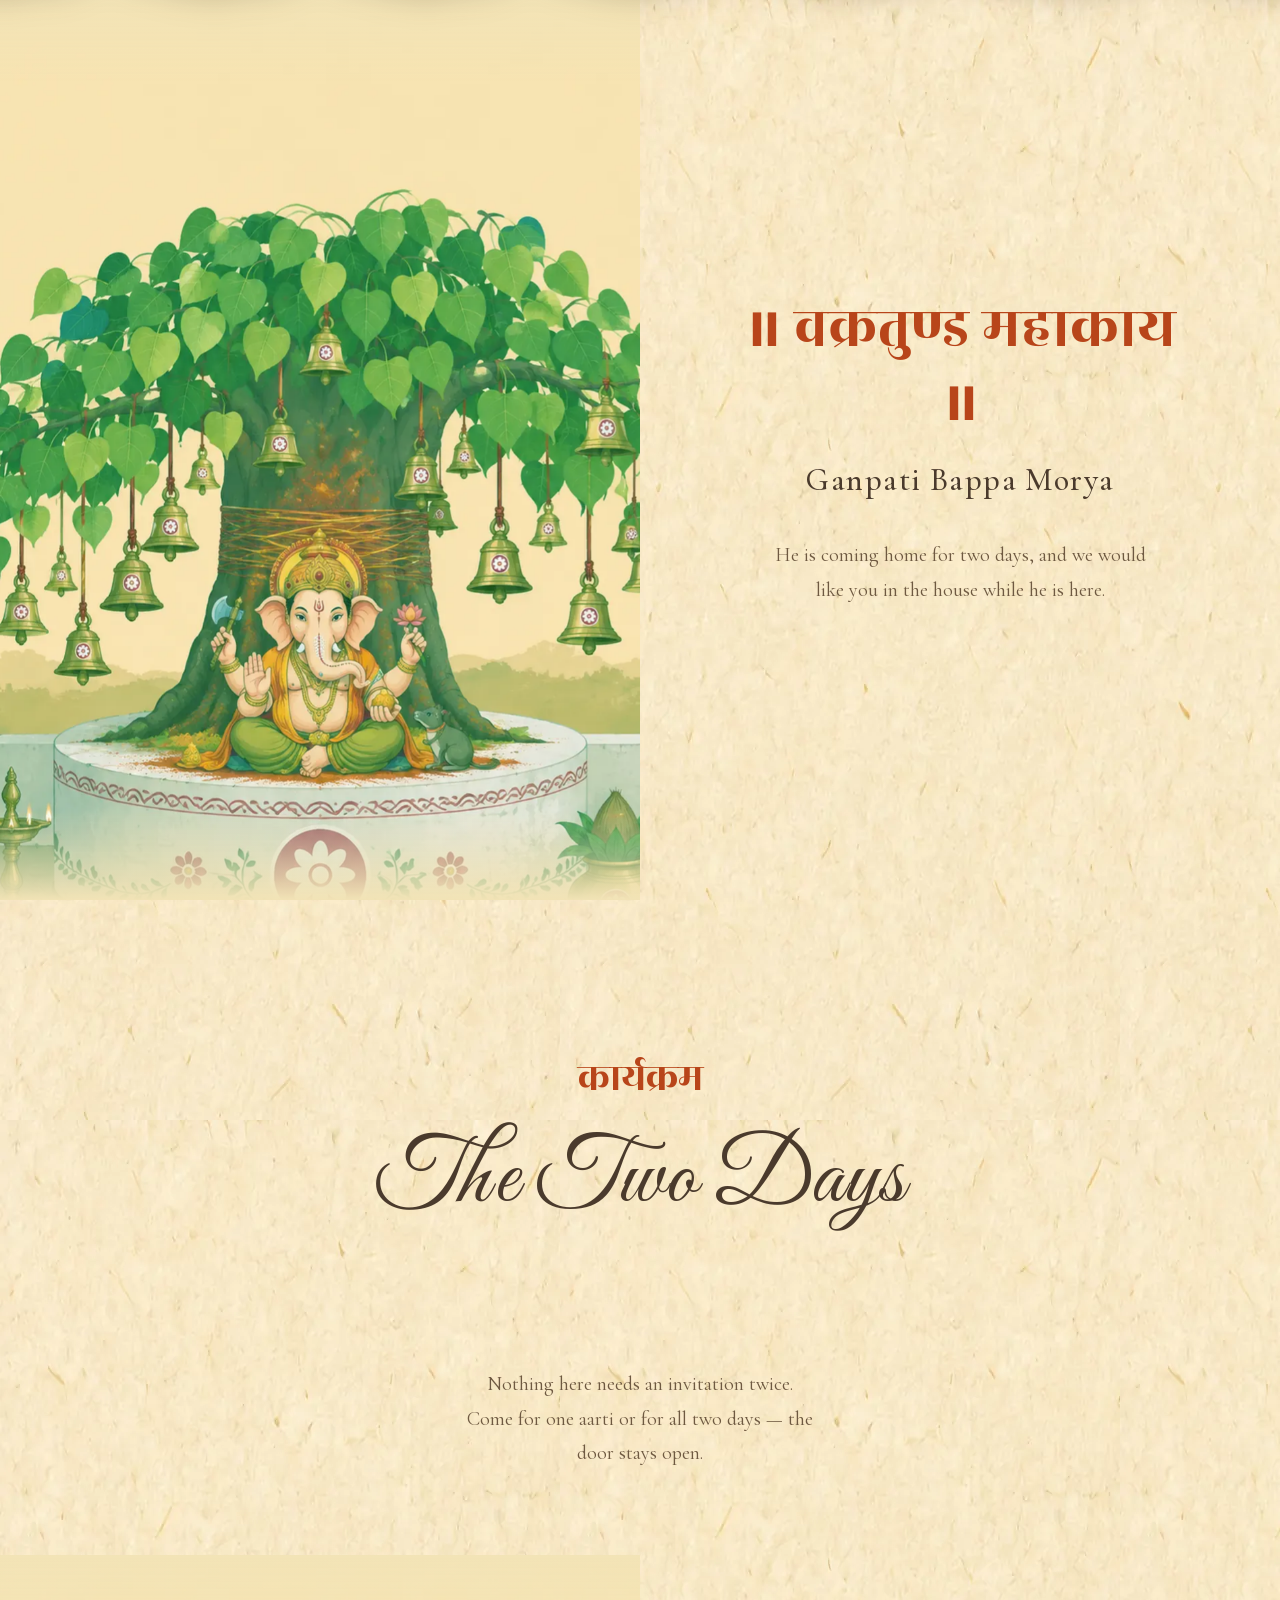
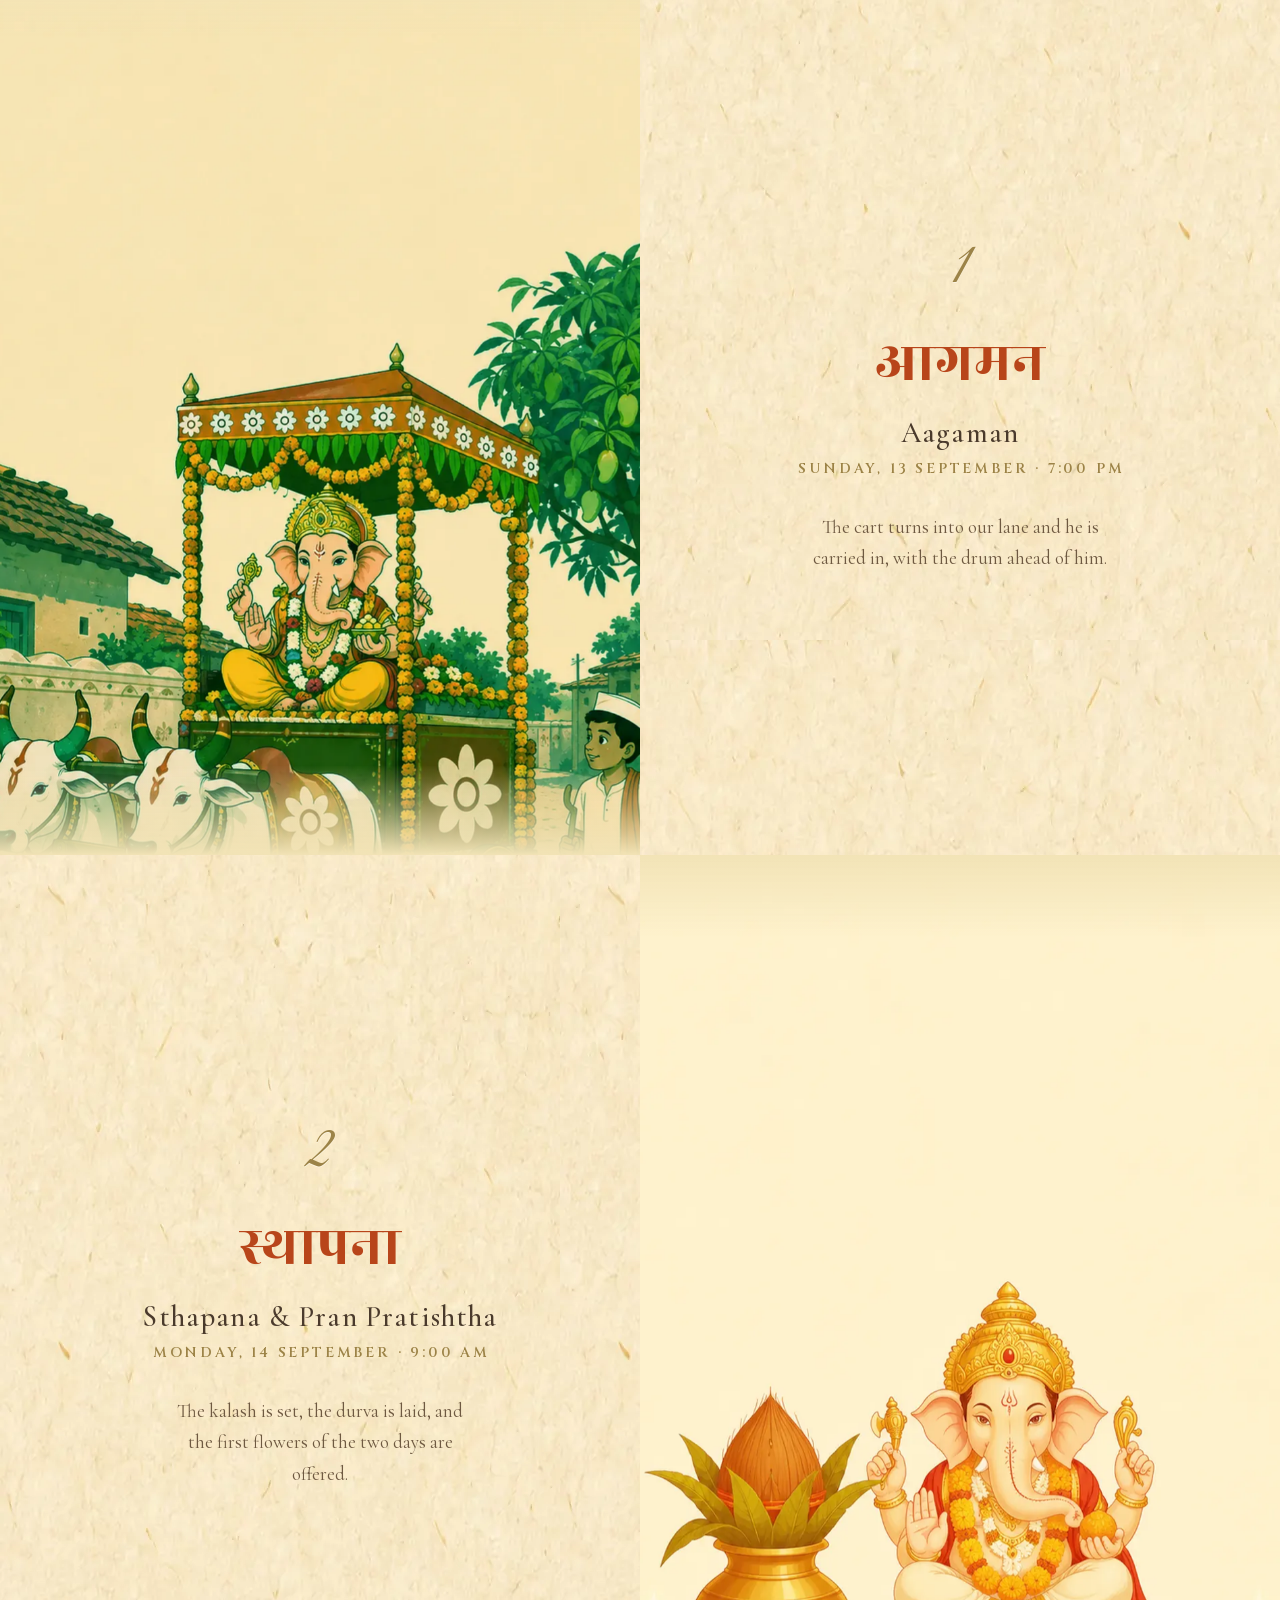
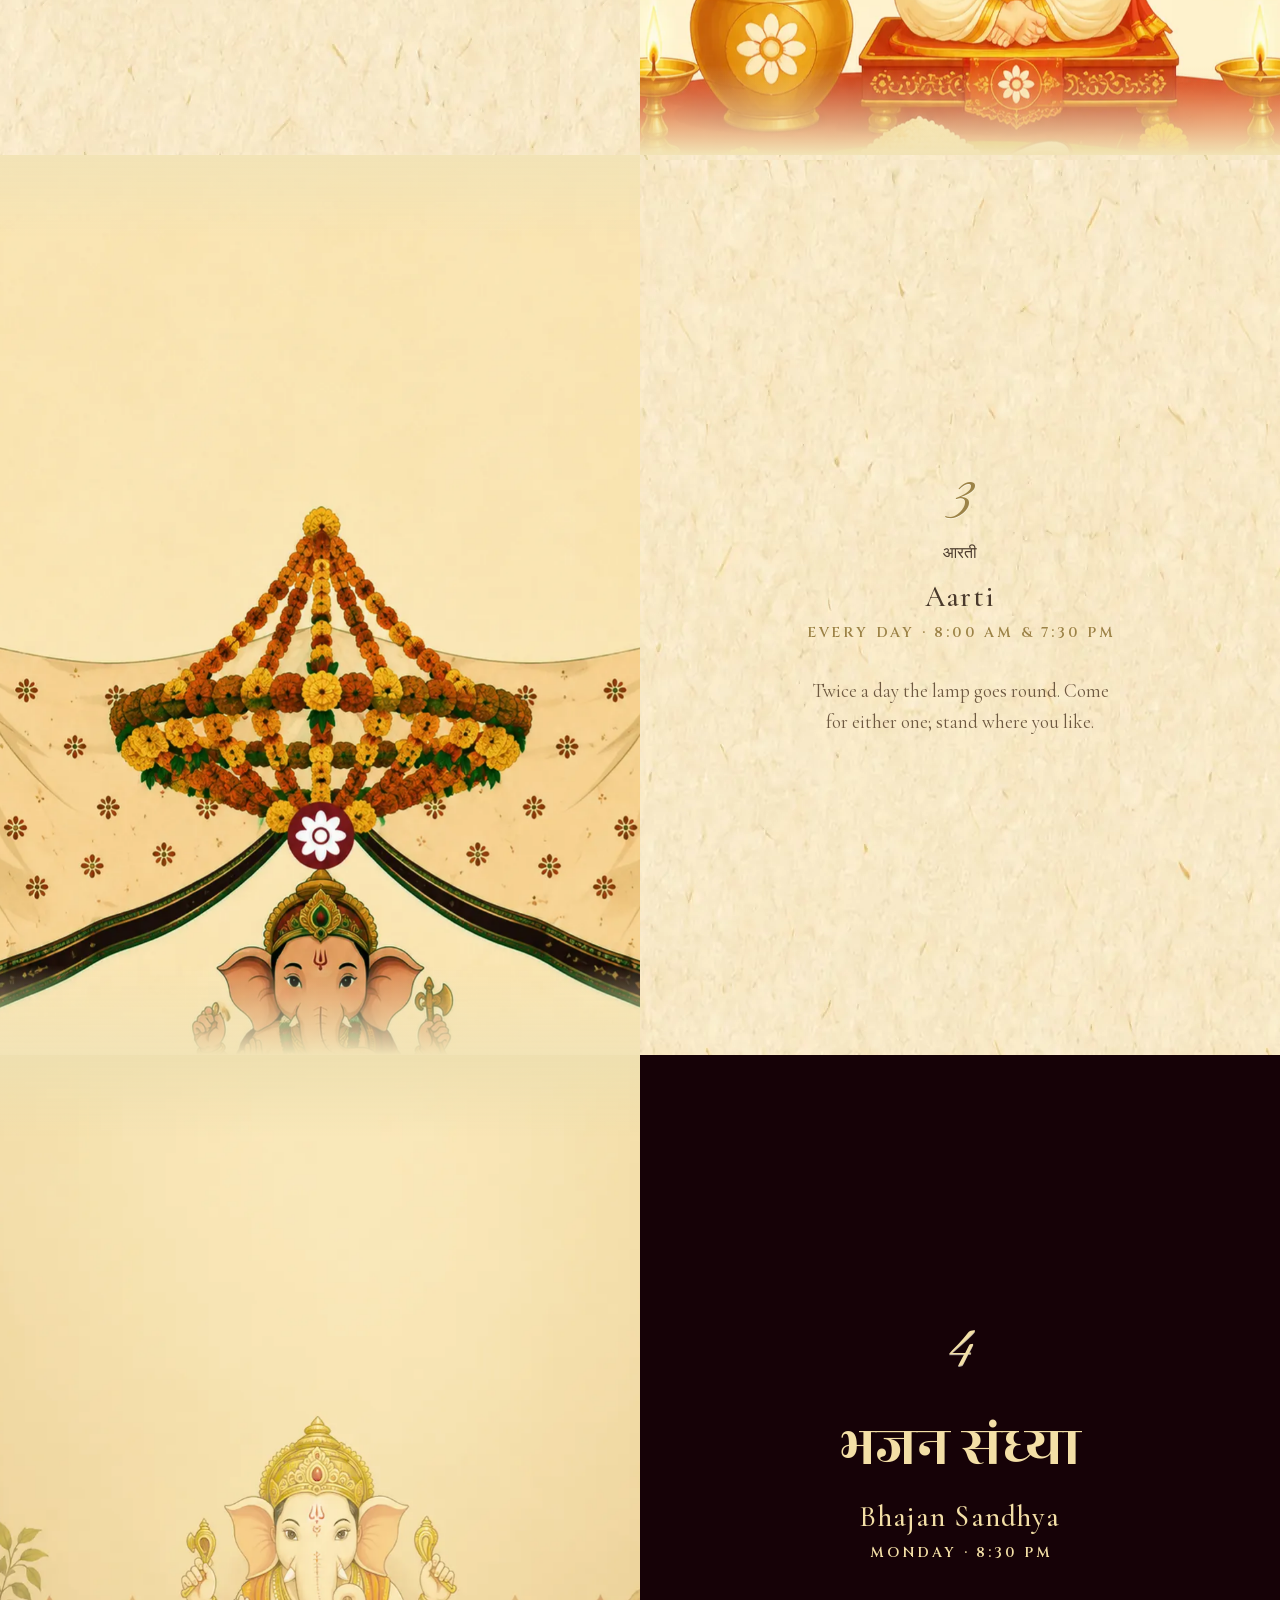
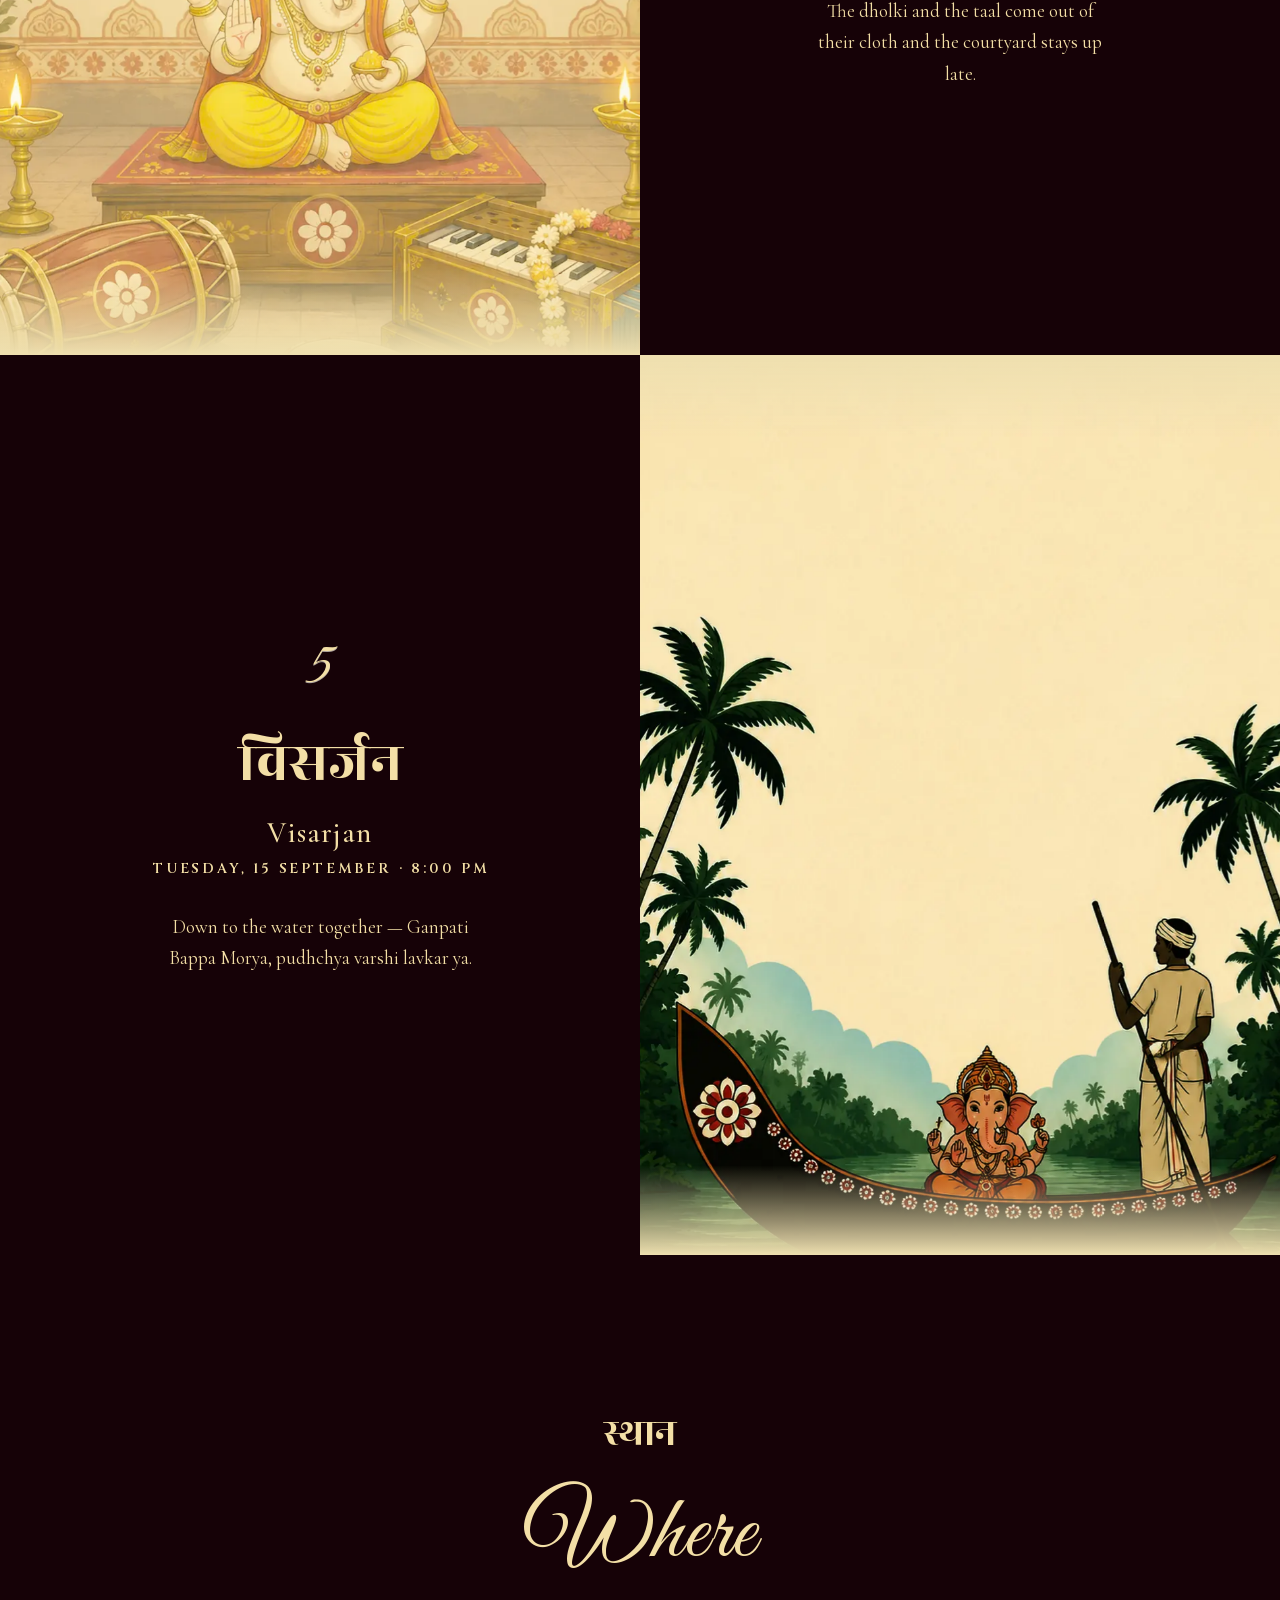
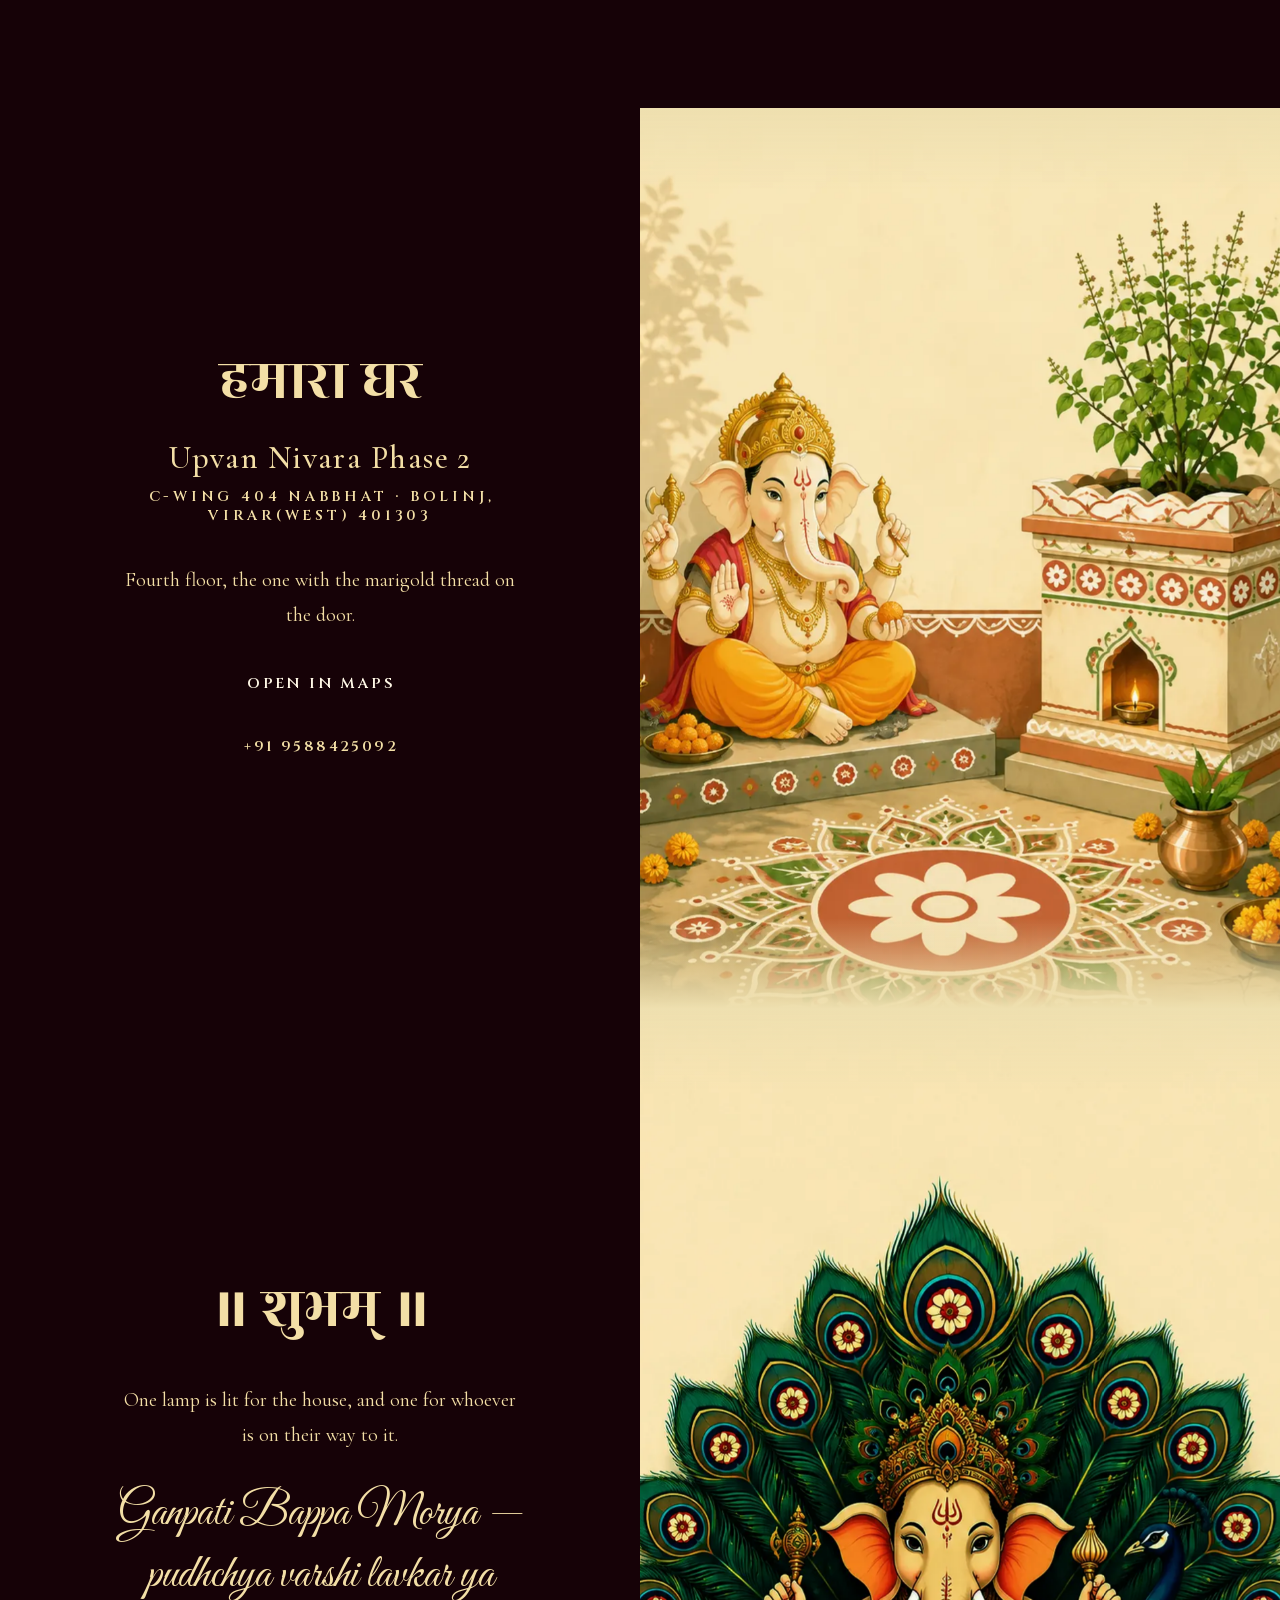
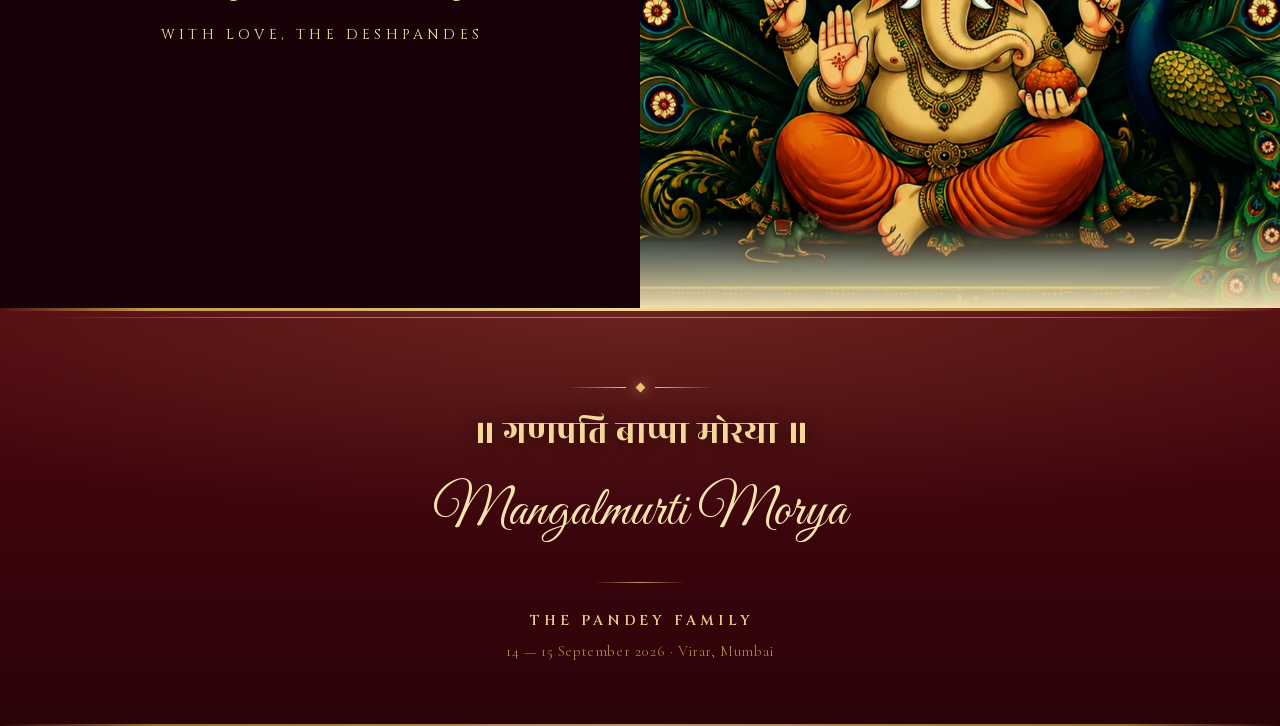
<file: indexNew.html>
<!DOCTYPE html>
<html lang="en" class="__variable_67a1af __variable_a10525 __variable_c576e1 __variable_072e49 __variable_ade41c">
	<head>
	<meta http-equiv="Content-Type" content="text/html; charset=UTF-8"/>
	<meta name="viewport" content="width=device-width, initial-scale=1"/>
	<link rel="preload" as="image" href="art/band-1.svg"/>
	<link rel="preload" as="image" href="art/band-2.svg"/>
	<link rel="preload" as="image" href="art/band-3.svg"/>
	<link rel="preload" as="image" href="art/band-4.svg"/>
	<link rel="preload" as="image" href="art/band-5.svg"/>
	<link rel="preload" as="image" href="art/band-6.svg"/>
	<link rel="preload" as="image" href="art/band-7.svg"/>
	<link rel="preload" as="image" href="art/band-8.svg"/>
	<link rel="preload" as="image" href="art/dome.webp"/>
	<link rel="preload" as="image" href="art/damask.webp"/>
	<link rel="stylesheet" href="_next/static/css/b39a14fffb75d54f.css" data-precedence="next"/>
	<link rel="stylesheet" href="_next/static/css/e5d8e91eccc26bf7.css" data-precedence="next"/>
	<link rel="preload" as="script" fetchPriority="low" href="_next/static/chunks/webpack-d754c17a2dd95d29.js"/>
	<link rel="preload" as="image" href="art/pillar.webp"/>
	<link rel="preload" as="image" href="art/pillar-flip.webp"/>
	<link rel="preload" as="image" href="art/bush.webp"/>
	<link rel="preload" as="image" href="art/bush-flip.webp"/>
	<link rel="preload" as="image" href="art/creeper.webp"/>
	<link rel="preload" as="image" href="art/creeper-flip.webp"/>
	<link rel="preload" as="image" href="art/rose.webp"/>
	<link rel="preload" as="image" href="art/rose-flip.webp"/>
	<link rel="preload" as="image" href="art/arch-panel.svg"/>
	<link rel="preload" as="image" href="art/toran.webp"/>
	<link rel="preload" as="image" href="art/bead.webp"/>
	<link rel="preload" as="image" href="art/bell.webp"/>
	<link rel="preload" as="image" href="art/arch-line.svg"/>
	<link rel="preload" as="image" href="art/mandala.webp"/>
	<link rel="preload" as="image" href="art/water.webp"/>
	<link rel="preload" as="image" href="art/railing.webp"/>
	<link rel="preload" as="image" href="art/elephant.webp"/>
	<link rel="preload" as="image" href="art/elephant-flip.webp"/>
	<link rel="preload" as="image" href="art/leaf.webp"/>
	<link rel="preload" as="image" href="art/lotus-b.webp"/>
	<link rel="preload" as="image" href="art/pod.webp"/>
	<link rel="preload" as="image" href="art/bud.webp"/>
	<link rel="preload" as="image" href="art/pad.webp"/>
	<link rel="preload" as="image" href="art/lotus-b-flip.webp"/>
	<link rel="preload" as="image" href="art/lotus-a.webp"/>
	<meta name="theme-color" content="#160207"/>
	<title>Ganesh Chaturthi Invitation from Pandey Family</title>
	<meta name="description" content="Ganpati Bappa Morya. He is coming home for two days, and we would like you in the house while he is here. Sthapana and aarti, 13–15 September."/>
	<meta name="application-name" content="Ganesh Chaturthi"/>
	<meta name="robots" content="index, follow"/>
	<meta property="og:title" content="Ganesh Chaturthi — an invitation"/>
	<meta property="og:description" content="Ganpati Bappa Morya. He is coming home for two days, and we would like you in the house while he is here. Sthapana and aarti, 13–15 September."/>
	<meta property="og:url" content="https://ganesha.runs-on.dev/"/>
	<meta property="og:site_name" content="Ganesh Chaturthi"/>
	<meta property="og:locale" content="en_IN"/>
	<meta property="og:image" content="og.jpg"/>
	<meta property="og:image:width" content="1200"/>
	<meta property="og:image:height" content="1200"/>
	<meta property="og:image:type" content="image/jpeg"/>
	<meta property="og:image:alt" content="Ganesh Chaturthi — a mango-leaf toran, a garland of bells, and the Ganesha emblem"/>
	<meta property="og:type" content="website"/>
	<meta name="twitter:card" content="summary_large_image"/>
	<meta name="twitter:title" content="Ganesh Chaturthi Invitation from Pandey Family"/>
	<meta name="twitter:description" content="Ganpati Bappa Morya. He is coming home for two days, and we would like you in the house while he is here. Sthapana and aarti, 13–15 September."/>
	<meta name="twitter:image" content="og.jpg"/>
	<link rel="icon" href="icon_3d82f60ee5b31dff.png" type="image/png" sizes="512x512"/>
	<link rel="apple-touch-icon" href="apple-icon_8ea3daf315bf3743.png" type="image/png" sizes="180x180"/>
	
<style id="static-local-fix">
/* Static local version: show the updated invitation and disable the old Next.js opening layer. */
.screen, #veil, #dim, #wash, #hint, .cue { display: none !important; }
main > div[aria-hidden="true"][inert] { display: block !important; visibility: visible !important; opacity: 1 !important; }
main > div[aria-hidden="true"][inert] .page { display: block !important; visibility: visible !important; opacity: 1 !important; }
.reveal { opacity: 1 !important; transform: none !important; visibility: visible !important; }
</style>
</head><body translate="no"><main><div class="screen"><div id="page">

	<div class="invite-host">
		<div class="invite-stage" data-play="false" style="width:720px;height:1280px;transform:translate(-50%, -50%) scale(1)">
			<div class="layer-card"><div class="paper">

			</div>
			<div class="paper-glow">

			</div>
			<img class="band-1" src="art/band-1.svg" alt="" draggable="false"/>
			<img class="band-2" src="art/band-2.svg" alt="" draggable="false"/>
			<img class="band-3" src="art/band-3.svg" alt="" draggable="false"/>
			<img class="band-4" src="art/band-4.svg" alt="" draggable="false"/>
			<img class="band-5" src="art/band-5.svg" alt="" draggable="false"/>
			<img class="band-6" src="art/band-6.svg" alt="" draggable="false"/>
			<img class="band-7" src="art/band-7.svg" alt="" draggable="false"/>
			<img class="band-8" src="art/band-8.svg" alt="" draggable="false"/>
			<img class="crown" src="art/dome.webp" alt="" draggable="false"/>
			<img class="damask-top" src="art/damask.webp" alt="" draggable="false"/>
			<img class="damask-top-copy3" src="art/damask.webp" alt="" draggable="false"/>
			<img class="damask-left" src="art/damask.webp" alt="" draggable="false"/>
			<img class="damask-right" src="art/damask.webp" alt="" draggable="false"/>
			<img class="pillar-left" src="art/pillar.webp" alt="" draggable="false"/>
			<img class="pillar-right" src="art/pillar-flip.webp" alt="" draggable="false"/>
			<img class="canopy-1" src="art/bush.webp" alt="" draggable="false"/>
			<img class="canopy-2" src="art/bush.webp" alt="" draggable="false"/>
			<img class="canopy-3" src="art/bush-flip.webp" alt="" draggable="false"/>
			<img class="canopy-4" src="art/bush-flip.webp" alt="" draggable="false"/>
			<img class="creeper-1" src="art/creeper.webp" alt="" draggable="false"/>
			<img class="creeper-2" src="art/creeper-flip.webp" alt="" draggable="false"/>
			<img class="rose-left" src="art/rose.webp" alt="" draggable="false"/>
			<img class="rose-right" src="art/rose-flip.webp" alt="" draggable="false"/>
			<img class="creeper-3" src="art/creeper-flip.webp" alt="" draggable="false"/>
			<img class="creeper-4" src="art/creeper.webp" alt="" draggable="false"/>
			<img class="arch-panel" src="art/arch-panel.svg" alt="" draggable="false"/>
			<img class="toran-centre" src="art/toran.webp" alt="" draggable="false"/>
			<div class="strand-1"><img class="string-1" src="art/bead.webp" alt="" draggable="false"/>
				<img class="bell-1" src="art/bell.webp" alt="" draggable="false"/>
			</div>
			<div class="strand-2">
					<img class="string-2" src="art/bead.webp" alt="" draggable="false"/>
					<img class="bell-2" src="art/bell.webp" alt="" draggable="false"/>
				</div>
				<div class="strand-3">
					<img class="string-3" src="art/bead.webp" alt="" draggable="false"/>
					<img class="bell-3" src="art/bell.webp" alt="" draggable="false"/>
				</div>
				<div class="strand-4">
					<img class="string-4" src="art/bead.webp" alt="" draggable="false"/>
					<img class="bell-4" src="art/bell.webp" alt="" draggable="false"/>
				</div>
				<div class="strand-5">
					<img class="string-5" src="art/bead.webp" alt="" draggable="false"/>
					<img class="bell-5" src="art/bell.webp" alt="" draggable="false"/>
				</div>
				<div class="strand-6">
					<img class="string-6" src="art/bead.webp" alt="" draggable="false"/>
					<img class="bell-6" src="art/bell.webp" alt="" draggable="false"/>
				</div>
				<div class="strand-7">
					<img class="string-7" src="art/bead.webp" alt="" draggable="false"/>
					<img class="bell-7" src="art/bell.webp" alt="" draggable="false"/>
				</div>
				<img class="arch-line" src="art/arch-line.svg" alt="" draggable="false"/>
				<img class="emblem" src="art/mandala.webp" alt="" draggable="false"/>
				<p class="eyebrow">Ganpati Bappa Morya</p>
				<p class="title-1">Ganesh</p>
				<p class="title-2">Chaturthi</p>
				<p class="subline">Sthapana and Aarti</p>
			</div>
			<div class="layer-pond">
				<div class="water-base">
			</div>
			<img class="water" src="art/water.webp" alt="" draggable="false"/>
			<img class="railing" src="art/railing.webp" alt="" draggable="false"/>
			<img class="hedge-1" src="art/bush.webp" alt="" draggable="false"/>
			<img class="hedge-2" src="art/bush.webp" alt="" draggable="false"/>
			<img class="hedge-3" src="art/bush-flip.webp" alt="" draggable="false"/>
			<img class="hedge-4" src="art/bush-flip.webp" alt="" draggable="false"/>
			<img class="elephant-left" src="art/elephant.webp" alt="" draggable="false"/>
			<img class="elephant-right" src="art/elephant-flip.webp" alt="" draggable="false"/>
			<img class="leaf-1" src="art/leaf.webp" alt="" draggable="false"/>
			<img class="lotus-side-left" src="art/lotus-b.webp" alt="" draggable="false"/>
			<img class="pod-left" src="art/pod.webp" alt="" draggable="false"/>
			<img class="bud-left" src="art/bud.webp" alt="" draggable="false"/>
			<img class="bud-left-copy1" src="art/bud.webp" alt="" draggable="false"/>
			<img class="pad-1" src="art/pad.webp" alt="" draggable="false"/>
			<img class="pod-right" src="art/pod.webp" alt="" draggable="false"/>
			<img class="bud-right" src="art/bud.webp" alt="" draggable="false"/>
			<img class="lotus-side-right" src="art/lotus-b-flip.webp" alt="" draggable="false"/>
			<img class="pad-2" src="art/pad.webp" alt="" draggable="false"/>
			<img class="leaf-2" src="art/leaf.webp" alt="" draggable="false"/>
			<img class="leaf-3" src="art/leaf.webp" alt="" draggable="false"/>
			<img class="pad-4" src="art/pad.webp" alt="" draggable="false"/>
			<img class="lotus-1" src="art/lotus-a.webp" alt="" draggable="false"/>
			<img class="lotus-1-copy1" src="art/lotus-a.webp" alt="" draggable="false"/>
			<img class="lotus-2" src="art/lotus-a.webp" alt="" draggable="false"/>
			<img class="lotus-3" src="art/lotus-a.webp" alt="" draggable="false"/>
			<img class="pad-3" src="art/pad.webp" alt="" draggable="false"/>
			<img class="lotus-4" src="art/lotus-a.webp" alt="" draggable="false"/>
		</div>
	</div>
</div>
</div>
<div id="dim" aria-hidden="true">

		</div>
		<div id="veil" aria-hidden="false">
			<div id="preroll" aria-hidden="true">

			</div>
			<canvas id="gl">

			</canvas><div id="fb">
				<div class="p l">

				</div>
				<div class="p r">

				</div>
			</div>
		</div>
		<div id="wash">

		</div>
		<div id="hint">
			<p class="line" lang="sa">॥ श्री गणेशाय नमः ॥</p><button type="button" class="ring" aria-label="Ring the bell to open">
				<svg class="ring-niche" viewBox="112 108 496 542" aria-hidden="true">
					<defs>
						<linearGradient id="nicheFill" x1="0" y1="0" x2="0" y2="1"><stop offset="0" stop-color="#25060B" stop-opacity=".93">

						</stop>
						<stop offset="1" stop-color="#4E060F" stop-opacity=".55">

						</stop>
					</linearGradient><radialGradient id="nicheGlow" cx="50%" cy="44%" r="54%">
						<stop offset="0" stop-color="#FFD489" stop-opacity=".26">

						</stop>
						<stop offset="1" stop-color="#FFD489" stop-opacity="0">

						</stop>
					</radialGradient>
				</defs>
				<path d="M128 336 Q115.1 308.9 136.9 299.5 Q126.6 256.4 163.3 249.1 Q163.7 200.3 206.7 202.3 Q221.1 154 267.2 169.7 Q305.3 115.9 360 158 Q414.7 115.9 452.8 169.7 Q498.9 154 513.3 202.3 Q556.3 200.3 556.7 249.1 Q593.4 256.4 583.1 299.5 Q604.9 308.9 592 336 L592 400 A232 232 0 0 1 128 400 Z" fill="url(#nicheFill)">

				</path>
				<path d="M128 336 Q115.1 308.9 136.9 299.5 Q126.6 256.4 163.3 249.1 Q163.7 200.3 206.7 202.3 Q221.1 154 267.2 169.7 Q305.3 115.9 360 158 Q414.7 115.9 452.8 169.7 Q498.9 154 513.3 202.3 Q556.3 200.3 556.7 249.1 Q593.4 256.4 583.1 299.5 Q604.9 308.9 592 336 L592 400 A232 232 0 0 1 128 400 Z" fill="url(#nicheGlow)">

				</path>
				<path d="M128 336 Q115.1 308.9 136.9 299.5 Q126.6 256.4 163.3 249.1 Q163.7 200.3 206.7 202.3 Q221.1 154 267.2 169.7 Q305.3 115.9 360 158 Q414.7 115.9 452.8 169.7 Q498.9 154 513.3 202.3 Q556.3 200.3 556.7 249.1 Q593.4 256.4 583.1 299.5 Q604.9 308.9 592 336 L592 400 A232 232 0 0 1 128 400 Z" fill="none" stroke="#E8C173" stroke-opacity=".26" stroke-width="2">

				</path>
				<path d="M128 336 Q115.1 308.9 136.9 299.5 Q126.6 256.4 163.3 249.1 Q163.7 200.3 206.7 202.3 Q221.1 154 267.2 169.7 Q305.3 115.9 360 158 Q414.7 115.9 452.8 169.7 Q498.9 154 513.3 202.3 Q556.3 200.3 556.7 249.1 Q593.4 256.4 583.1 299.5 Q604.9 308.9 592 336" fill="none" stroke="#E8C173" stroke-opacity=".9" stroke-width="3.5">

				</path>
				<path d="M128 336 Q115.1 308.9 136.9 299.5 Q126.6 256.4 163.3 249.1 Q163.7 200.3 206.7 202.3 Q221.1 154 267.2 169.7 Q305.3 115.9 360 158 Q414.7 115.9 452.8 169.7 Q498.9 154 513.3 202.3 Q556.3 200.3 556.7 249.1 Q593.4 256.4 583.1 299.5 Q604.9 308.9 592 336" fill="none" stroke="#F3D98E" stroke-opacity=".55" stroke-width="1.2" transform="translate(0,9)">

				</path>
			</svg>
			<span class="ring-halo" aria-hidden="true">

			</span>
			<span class="ring-chain" aria-hidden="true">

			</span>
			<img class="ring-bell" src="art/bell.webp" alt="" draggable="false"/>
		</button>
		<div class="rule" aria-hidden="true">
			<i></i>
			<b></b>
			<i></i>
		</div>
		<div class="tap-plate">
			<p class="tap-hi">घंटी बजाइए</p>
			<p class="tap">Ring the bell to open</p>
		</div>
	</div>
</div><div aria-hidden="true" inert=""><div class="page">
	<canvas class="petals" aria-hidden="true">

	</canvas><div class="toran" data-tone="over" data-hung="false" aria-hidden="true">
		<span class="toran-rail back"></span><span class="toran-rail front">

		</span>
	</div>
	<section id="aavahan">
		<div class="part">
			<div class="scene" data-crop="true" style="--keep:1.155245">
				<img src="scenes/welcome.webp" alt="" loading="lazy" decoding="async" style="object-position:50% 100%"/>
				<span class="scene-edge" aria-hidden="true">

				</span>
			</div>
			<div class="part-say">
				<div class="say">
					<p class="reveal say-deva" data-seen="false" style="--reveal-delay:90ms">॥ वक्रतुण्ड महाकाय ॥</p>
					<h3 class="reveal say-title" data-seen="false" style="--reveal-delay:150ms">Ganpati Bappa Morya</h3>
					<div class="reveal say-thread" data-seen="false" style="--reveal-delay:260ms">
						<i></i>
						<b></b>
						<i></i>
					</div>
					<p class="reveal say-note" data-seen="false" style="--reveal-delay:320ms">He is coming home for two days, and we would like you in the house while he is here.</p>
				</div>
			</div>
		</div>
	</section>
	<section id="events">
		<div class="reveal chapter" data-seen="false" style="--reveal-delay:0ms">
			<p class="chapter-deva">कार्यक्रम</p>
			<h2 class="chapter-script">The Two Days</h2>
			<span class="chapter-thread" aria-hidden="true">

			</span>
		</div>
		<p class="reveal chapter-note" data-seen="false" style="--reveal-delay:120ms">Nothing here needs an invitation twice. Come for one aarti or for all two days — the door stays open.</p>
		<div class="part" id="aagaman">
			<div class="scene">
				<img src="scenes/aagaman.webp" alt="" loading="lazy" decoding="async" style="object-position:50% 52%"/>
				<span class="scene-edge" aria-hidden="true">

				</span>
			</div>
			<div class="part-say">
				<div class="on-scene" style="--y:18%">
					<div class="reveal on-inner" data-seen="false" style="--reveal-delay:0ms">
						<span class="on-seal">1</span>
						<p class="on-deva">आगमन</p>
						<h3 class="on-title">Aagaman</h3>
						<p class="on-meta">Sunday, 13 September · 7:00 PM</p>
						<span class="on-thread"><i></i><b></b><i></i></span>
						<p class="on-note">The cart turns into our lane and he is carried in, with the drum ahead of him.</p>
					</div>
				</div>
			</div>
		</div>
		<div class="part flip" id="sthapana">
			<div class="scene">
				<img src="scenes/sthapana.webp" alt="" loading="lazy" decoding="async" style="object-position:50% 58%"/>
				<span class="scene-edge" aria-hidden="true">

				</span>
			</div>
			<div class="part-say">
				<div class="on-scene" style="--y:31%">
					<div class="reveal on-inner" data-seen="false" style="--reveal-delay:0ms">
						<span class="on-seal">2</span>
						<p class="on-deva">स्थापना</p>
						<h3 class="on-title">Sthapana & Pran Pratishtha</h3><p class="on-meta">Monday, 14 September · 9:00 AM</p>
						<span class="on-thread">
							<i></i>
							<b></b>
							<i></i>
						</span>
						<p class="on-note">The kalash is set, the durva is laid, and the first flowers of the two days are offered.</p>
					</div>
				</div>
			</div>
		</div>
		<div class="part" id="aarti">
			<div class="scene">
				<img src="scenes/aarti.webp" alt="" loading="lazy" decoding="async" style="object-position:50% 56%"/>
				<span class="scene-edge" aria-hidden="true">

				</span>
			</div>
			<div class="part-say">
				<div class="on-scene" style="--y:24%">
					<div class="reveal on-inner" data-seen="false" style="--reveal-delay:0ms">
						<span class="on-seal">3</span>
						<p class="on-आरती">आरती</p>
						<h3 class="on-title">Aarti</h3>
						<p class="on-meta">Every day · 8:00 AM & 7:30 PM</p>
						<span class="on-thread">
							<i></i>
							<b></b>
							<i></i>
						</span>
						<p class="on-note">Twice a day the lamp goes round. Come for either one; stand where you like.</p>
					</div>
				</div>
			</div>
		</div>
		<!-- <div class="part flip" id="prasad">
			<div class="scene">
				<img src="scenes/prasad.webp" alt="" loading="lazy" decoding="async" style="object-position:50% 50%"/>
				<span class="scene-edge" aria-hidden="true">

				</span>
			</div>
			<!-- <div class="part-say">
				<div class="on-scene" style="--y:26%">
					<div class="reveal on-inner" data-seen="false" style="--reveal-delay:0ms">
						<span class="on-seal">4</span>
						<p class="on-deva">महाप्रसाद</p>
						<h3 class="on-title">Mahaprasad</h3>
						<p class="on-meta">Every day · 12:30 PM onward</p>
						<span class="on-thread">
							<i></i>
							<b></b>
							<i></i>
						</span>
						<p class="on-note">Modak first, because he asks for it. Then a full plate for anyone who has walked in.</p>
					</div>
				</div>
			</div> -->
		</div>
		<div class="part" id="bhajan">
			<div class="scene">
				<img src="scenes/bhajan.webp" alt="" loading="lazy" decoding="async" style="object-position:50% 60%"/>
				<span class="scene-edge" aria-hidden="true">

				</span></div><div class="part-say">
					<div class="on-scene" style="--y:19%">
						<div class="reveal on-inner" data-seen="false" style="--reveal-delay:0ms">
							<span class="on-seal">4</span><p class="on-deva">भजन संध्या</p>
							<h3 class="on-title">Bhajan Sandhya</h3><p class="on-meta">Monday · 8:30 PM</p>
							<span class="on-thread">
								<i></i>
								<b></b>
								<i></i>
							</span>
							<p class="on-note">The dholki and the taal come out of their cloth and the courtyard stays up late.</p>
						</div>
					</div>
				</div>
			</div>
			<div class="part flip" id="visarjan">
				<div class="scene">
					<img src="scenes/visarjan.webp" alt="" loading="lazy" decoding="async" style="object-position:50% 54%"/>
					<span class="scene-edge" aria-hidden="true"></span></div><div class="part-say">
						<div class="on-scene" style="--y:16%">
							<div class="reveal on-inner" data-seen="false" style="--reveal-delay:0ms">
								<span class="on-seal">5</span>
								<p class="on-deva">विसर्जन</p>
								<h3 class="on-title">Visarjan</h3>
								<p class="on-meta">Tuesday, 15 September · 8:00 PM</p>
								<span class="on-thread">
									<i></i>
									<b></b>
									<i></i>
								</span>
								<p class="on-note">Down to the water together — Ganpati Bappa Morya, pudhchya varshi lavkar ya.</p>
							</div>
						</div>
					</div>
				</div>
			</section>
			<section id="venue">
				<div class="reveal chapter" data-seen="false" style="--reveal-delay:0ms">
					<p class="chapter-deva">स्थान</p>
					<h2 class="chapter-script">Where</h2>
					<span class="chapter-thread" aria-hidden="true">

					</span>
				</div><div class="part flip">
					<div class="scene" data-crop="true" style="--keep:1.297429">
						<img src="scenes/venue.webp" alt="" loading="lazy" decoding="async" style="object-position:50% 100%"/>
						<span class="scene-edge" aria-hidden="true">

						</span>
					</div>
					<div class="part-say"><div class="say">
						<p class="reveal say-deva" data-seen="false" style="--reveal-delay:90ms">हमारा घर</p>
						<h3 class="reveal say-title" data-seen="false" style="--reveal-delay:150ms">Upvan Nivara Phase 2</h3>
						<p class="reveal say-meta" data-seen="false" style="--reveal-delay:210ms">C-Wing 404 Nabbhat · Bolinj, Virar(west) 401303</p>
						<div class="reveal say-thread" data-seen="false" style="--reveal-delay:260ms">
							<i></i>
							<b></b>
							<i></i>
						</div>
						<p class="reveal say-note" data-seen="false" style="--reveal-delay:320ms">Fourth floor, the one with the marigold thread on the door.</p>
						<div class="reveal say-extra" data-seen="false" style="--reveal-delay:380ms">
							<div class="actions">
								<a class="btn" href="https://maps.app.goo.gl/KN3kbbAM2zWrYyea8" target="_blank" rel="noreferrer">Open in Maps</a>
								<a class="btn ghost" href="tel:+919820000000">+91 9588425092</a>
							</div>
						</div>
					</div>
				</div>
			</div>
		</section>
			<section id="closing">
				<div class="part flip">
					<div class="scene" data-crop="true" style="--keep:1.1730180000000001">
						<img src="scenes/closing.webp" alt="" loading="lazy" decoding="async" style="object-position:50% 100%"/>
						<span class="scene-edge" aria-hidden="true">

						</span>
					</div>
					<div class="part-say">
						<div class="say">
							<p class="reveal say-deva" data-seen="false" style="--reveal-delay:90ms">॥ शुभम् ॥</p>
							<div class="reveal say-thread" data-seen="false" style="--reveal-delay:260ms">
								<i></i>
								<b></b>
								<i></i>
							</div>
							<p class="reveal say-note" data-seen="false" style="--reveal-delay:320ms">One lamp is lit for the house, and one for whoever is on their way to it.</p>
							<div class="reveal say-extra" data-seen="false" style="--reveal-delay:380ms">
								<p class="signoff-line">Ganpati Bappa Morya — pudhchya varshi lavkar ya</p>
								<p class="signoff-family">with love, the Deshpandes</p>
							</div>
						</div>
					</div>
				</div>
			</section>
			<footer class="foot">
				<span class="foot-rule top" aria-hidden="true">

				</span>
				<div class="reveal foot-in" data-seen="false" style="--reveal-delay:0ms">
					<span class="foot-mark" aria-hidden="true">
						<i></i>
						<b></b>
						<i></i>
					</span>
					<p class="foot-deva">॥ गणपति बाप्पा मोरया ॥</p>
					<p class="foot-script">Mangalmurti Morya</p>
					<span class="foot-div" aria-hidden="true">

					</span>
					<p class="foot-house">The Pandey Family</p>
					<p class="foot-meta">14 — 15 September 2026 · Virar, Mumbai</p>
				</div>
				<span class="foot-rule bottom" aria-hidden="true">

				</span>
			</footer>
		</div>
	</div>
	<button type="button" class="cue" data-show="false" aria-label="Scroll">
		<span class="cue-hand" aria-hidden="true">
			<i></i>
		</span>
		<span class="cue-words">
			<b>Scroll</b>
			<em>नीचे देखिए</em>
		</span>
	</button>
</main>








</body>
</html>
</file>
<file: _next/static/css/b39a14fffb75d54f.css>
@font-face{font-family:Cormorant Garamond;font-style:normal;font-weight:400;font-display:swap;src:url(../media/393d45a2251e223a-s.woff) format("woff2");unicode-range:u+0460-052f,u+1c80-1c8a,u+20b4,u+2de0-2dff,u+a640-a69f,u+fe2e-fe2f}@font-face{font-family:Cormorant Garamond;font-style:normal;font-weight:400;font-display:swap;src:url(../media/8715d2ed531152f4-s.woff) format("woff2");unicode-range:u+0301,u+0400-045f,u+0490-0491,u+04b0-04b1,u+2116}@font-face{font-family:Cormorant Garamond;font-style:normal;font-weight:400;font-display:swap;src:url(../media/c48b38fe8bb532f3-s.woff) format("woff2");unicode-range:u+0102-0103,u+0110-0111,u+0128-0129,u+0168-0169,u+01a0-01a1,u+01af-01b0,u+0300-0301,u+0303-0304,u+0308-0309,u+0323,u+0329,u+1ea0-1ef9,u+20ab}@font-face{font-family:Cormorant Garamond;font-style:normal;font-weight:400;font-display:swap;src:url(../media/48410f3df60da620-s.woff) format("woff2");unicode-range:u+0100-02ba,u+02bd-02c5,u+02c7-02cc,u+02ce-02d7,u+02dd-02ff,u+0304,u+0308,u+0329,u+1d00-1dbf,u+1e00-1e9f,u+1ef2-1eff,u+2020,u+20a0-20ab,u+20ad-20c0,u+2113,u+2c60-2c7f,u+a720-a7ff}@font-face{font-family:Cormorant Garamond;font-style:normal;font-weight:400;font-display:swap;src:url(../media/7b89a4fd5e90ede0-s.p.woff) format("woff2");unicode-range:u+00??,u+0131,u+0152-0153,u+02bb-02bc,u+02c6,u+02da,u+02dc,u+0304,u+0308,u+0329,u+2000-206f,u+20ac,u+2122,u+2191,u+2193,u+2212,u+2215,u+feff,u+fffd}@font-face{font-family:Cormorant Garamond;font-style:normal;font-weight:500;font-display:swap;src:url(../media/393d45a2251e223a-s.woff) format("woff2");unicode-range:u+0460-052f,u+1c80-1c8a,u+20b4,u+2de0-2dff,u+a640-a69f,u+fe2e-fe2f}@font-face{font-family:Cormorant Garamond;font-style:normal;font-weight:500;font-display:swap;src:url(../media/8715d2ed531152f4-s.woff) format("woff2");unicode-range:u+0301,u+0400-045f,u+0490-0491,u+04b0-04b1,u+2116}@font-face{font-family:Cormorant Garamond;font-style:normal;font-weight:500;font-display:swap;src:url(../media/c48b38fe8bb532f3-s.woff) format("woff2");unicode-range:u+0102-0103,u+0110-0111,u+0128-0129,u+0168-0169,u+01a0-01a1,u+01af-01b0,u+0300-0301,u+0303-0304,u+0308-0309,u+0323,u+0329,u+1ea0-1ef9,u+20ab}@font-face{font-family:Cormorant Garamond;font-style:normal;font-weight:500;font-display:swap;src:url(../media/48410f3df60da620-s.woff) format("woff2");unicode-range:u+0100-02ba,u+02bd-02c5,u+02c7-02cc,u+02ce-02d7,u+02dd-02ff,u+0304,u+0308,u+0329,u+1d00-1dbf,u+1e00-1e9f,u+1ef2-1eff,u+2020,u+20a0-20ab,u+20ad-20c0,u+2113,u+2c60-2c7f,u+a720-a7ff}@font-face{font-family:Cormorant Garamond;font-style:normal;font-weight:500;font-display:swap;src:url(../media/7b89a4fd5e90ede0-s.p.woff) format("woff2");unicode-range:u+00??,u+0131,u+0152-0153,u+02bb-02bc,u+02c6,u+02da,u+02dc,u+0304,u+0308,u+0329,u+2000-206f,u+20ac,u+2122,u+2191,u+2193,u+2212,u+2215,u+feff,u+fffd}@font-face{font-family:Cormorant Garamond;font-style:normal;font-weight:600;font-display:swap;src:url(../media/393d45a2251e223a-s.woff) format("woff2");unicode-range:u+0460-052f,u+1c80-1c8a,u+20b4,u+2de0-2dff,u+a640-a69f,u+fe2e-fe2f}@font-face{font-family:Cormorant Garamond;font-style:normal;font-weight:600;font-display:swap;src:url(../media/8715d2ed531152f4-s.woff) format("woff2");unicode-range:u+0301,u+0400-045f,u+0490-0491,u+04b0-04b1,u+2116}@font-face{font-family:Cormorant Garamond;font-style:normal;font-weight:600;font-display:swap;src:url(../media/c48b38fe8bb532f3-s.woff) format("woff2");unicode-range:u+0102-0103,u+0110-0111,u+0128-0129,u+0168-0169,u+01a0-01a1,u+01af-01b0,u+0300-0301,u+0303-0304,u+0308-0309,u+0323,u+0329,u+1ea0-1ef9,u+20ab}@font-face{font-family:Cormorant Garamond;font-style:normal;font-weight:600;font-display:swap;src:url(../media/48410f3df60da620-s.woff) format("woff2");unicode-range:u+0100-02ba,u+02bd-02c5,u+02c7-02cc,u+02ce-02d7,u+02dd-02ff,u+0304,u+0308,u+0329,u+1d00-1dbf,u+1e00-1e9f,u+1ef2-1eff,u+2020,u+20a0-20ab,u+20ad-20c0,u+2113,u+2c60-2c7f,u+a720-a7ff}@font-face{font-family:Cormorant Garamond;font-style:normal;font-weight:600;font-display:swap;src:url(../media/7b89a4fd5e90ede0-s.p.woff) format("woff2");unicode-range:u+00??,u+0131,u+0152-0153,u+02bb-02bc,u+02c6,u+02da,u+02dc,u+0304,u+0308,u+0329,u+2000-206f,u+20ac,u+2122,u+2191,u+2193,u+2212,u+2215,u+feff,u+fffd}@font-face{font-family:Cormorant Garamond Fallback;src:local("Times New Roman");ascent-override:95.27%;descent-override:29.59%;line-gap-override:0.00%;size-adjust:96.98%}.__className_67a1af{font-family:Cormorant Garamond,Cormorant Garamond Fallback;font-style:normal}.__variable_67a1af{--font-body:"Cormorant Garamond","Cormorant Garamond Fallback"}@font-face{font-family:Great Vibes;font-style:normal;font-weight:400;font-display:swap;src:url(../media/dad5af6a451969b9-s.woff) format("woff2");unicode-range:u+0460-052f,u+1c80-1c8a,u+20b4,u+2de0-2dff,u+a640-a69f,u+fe2e-fe2f}@font-face{font-family:Great Vibes;font-style:normal;font-weight:400;font-display:swap;src:url(../media/f751862dd005bbab-s.woff) format("woff2");unicode-range:u+0301,u+0400-045f,u+0490-0491,u+04b0-04b1,u+2116}@font-face{font-family:Great Vibes;font-style:normal;font-weight:400;font-display:swap;src:url(../media/162bae04ee86dd69-s.woff) format("woff2");unicode-range:u+1f??}@font-face{font-family:Great Vibes;font-style:normal;font-weight:400;font-display:swap;src:url(../media/67d172d8d0152ee1-s.woff) format("woff2");unicode-range:u+0102-0103,u+0110-0111,u+0128-0129,u+0168-0169,u+01a0-01a1,u+01af-01b0,u+0300-0301,u+0303-0304,u+0308-0309,u+0323,u+0329,u+1ea0-1ef9,u+20ab}@font-face{font-family:Great Vibes;font-style:normal;font-weight:400;font-display:swap;src:url(../media/536d9d896eaf4f3f-s.woff) format("woff2");unicode-range:u+0100-02ba,u+02bd-02c5,u+02c7-02cc,u+02ce-02d7,u+02dd-02ff,u+0304,u+0308,u+0329,u+1d00-1dbf,u+1e00-1e9f,u+1ef2-1eff,u+2020,u+20a0-20ab,u+20ad-20c0,u+2113,u+2c60-2c7f,u+a720-a7ff}@font-face{font-family:Great Vibes;font-style:normal;font-weight:400;font-display:swap;src:url(../media/87069f06a4f1ee13-s.p.woff) format("woff2");unicode-range:u+00??,u+0131,u+0152-0153,u+02bb-02bc,u+02c6,u+02da,u+02dc,u+0304,u+0308,u+0329,u+2000-206f,u+20ac,u+2122,u+2191,u+2193,u+2212,u+2215,u+feff,u+fffd}@font-face{font-family:Great Vibes Fallback;src:local("Arial");ascent-override:124.79%;descent-override:58.80%;line-gap-override:0.00%;size-adjust:68.19%}.__className_a10525{font-family:Great Vibes,Great Vibes Fallback;font-weight:400;font-style:normal}.__variable_a10525{--font-script:"Great Vibes","Great Vibes Fallback"}@font-face{font-family:Cinzel;font-style:normal;font-weight:400;font-display:swap;src:url(../media/b497598118275079-s.woff) format("woff2");unicode-range:u+0100-02ba,u+02bd-02c5,u+02c7-02cc,u+02ce-02d7,u+02dd-02ff,u+0304,u+0308,u+0329,u+1d00-1dbf,u+1e00-1e9f,u+1ef2-1eff,u+2020,u+20a0-20ab,u+20ad-20c0,u+2113,u+2c60-2c7f,u+a720-a7ff}@font-face{font-family:Cinzel;font-style:normal;font-weight:400;font-display:swap;src:url(../media/a273567b21a7c318-s.p.woff) format("woff2");unicode-range:u+00??,u+0131,u+0152-0153,u+02bb-02bc,u+02c6,u+02da,u+02dc,u+0304,u+0308,u+0329,u+2000-206f,u+20ac,u+2122,u+2191,u+2193,u+2212,u+2215,u+feff,u+fffd}@font-face{font-family:Cinzel;font-style:normal;font-weight:600;font-display:swap;src:url(../media/b497598118275079-s.woff) format("woff2");unicode-range:u+0100-02ba,u+02bd-02c5,u+02c7-02cc,u+02ce-02d7,u+02dd-02ff,u+0304,u+0308,u+0329,u+1d00-1dbf,u+1e00-1e9f,u+1ef2-1eff,u+2020,u+20a0-20ab,u+20ad-20c0,u+2113,u+2c60-2c7f,u+a720-a7ff}@font-face{font-family:Cinzel;font-style:normal;font-weight:600;font-display:swap;src:url(../media/a273567b21a7c318-s.p.woff) format("woff2");unicode-range:u+00??,u+0131,u+0152-0153,u+02bb-02bc,u+02c6,u+02da,u+02dc,u+0304,u+0308,u+0329,u+2000-206f,u+20ac,u+2122,u+2191,u+2193,u+2212,u+2215,u+feff,u+fffd}@font-face{font-family:Cinzel Fallback;src:local("Times New Roman");ascent-override:71.31%;descent-override:27.18%;line-gap-override:0.00%;size-adjust:136.86%}.__className_ade41c{font-family:Cinzel,Cinzel Fallback;font-style:normal}.__variable_ade41c{--font-caps:"Cinzel","Cinzel Fallback"}@font-face{font-family:Rozha One;font-style:normal;font-weight:400;font-display:swap;src:url(../media/d562d8ef598add49-s.p.woff) format("woff2");unicode-range:u+0900-097f,u+1cd0-1cf9,u+200c-200d,u+20a8,u+20b9,u+20f0,u+25cc,u+a830-a839,u+a8e0-a8ff,u+11b00-11b09}@font-face{font-family:Rozha One;font-style:normal;font-weight:400;font-display:swap;src:url(../media/3c9afdf6b47c3516-s.woff) format("woff2");unicode-range:u+0100-02ba,u+02bd-02c5,u+02c7-02cc,u+02ce-02d7,u+02dd-02ff,u+0304,u+0308,u+0329,u+1d00-1dbf,u+1e00-1e9f,u+1ef2-1eff,u+2020,u+20a0-20ab,u+20ad-20c0,u+2113,u+2c60-2c7f,u+a720-a7ff}@font-face{font-family:Rozha One;font-style:normal;font-weight:400;font-display:swap;src:url(../media/275d9bc28425b165-s.p.woff) format("woff2");unicode-range:u+00??,u+0131,u+0152-0153,u+02bb-02bc,u+02c6,u+02da,u+02dc,u+0304,u+0308,u+0329,u+2000-206f,u+20ac,u+2122,u+2191,u+2193,u+2212,u+2215,u+feff,u+fffd}@font-face{font-family:Rozha One Fallback;src:local("Times New Roman");ascent-override:86.82%;descent-override:36.71%;line-gap-override:0.00%;size-adjust:114.95%}.__className_072e49{font-family:Rozha One,Rozha One Fallback;font-weight:400;font-style:normal}.__variable_072e49{--font-deva-display:"Rozha One","Rozha One Fallback"}@font-face{font-family:Tiro Devanagari Hindi;font-style:normal;font-weight:400;font-display:swap;src:url(../media/5eebecae2874b12c-s.p.woff) format("woff2");unicode-range:u+0900-097f,u+1cd0-1cf9,u+200c-200d,u+20a8,u+20b9,u+20f0,u+25cc,u+a830-a839,u+a8e0-a8ff,u+11b00-11b09}@font-face{font-family:Tiro Devanagari Hindi;font-style:normal;font-weight:400;font-display:swap;src:url(../media/9ad736da9ea6fd29-s.woff) format("woff2");unicode-range:u+0100-02ba,u+02bd-02c5,u+02c7-02cc,u+02ce-02d7,u+02dd-02ff,u+0304,u+0308,u+0329,u+1d00-1dbf,u+1e00-1e9f,u+1ef2-1eff,u+2020,u+20a0-20ab,u+20ad-20c0,u+2113,u+2c60-2c7f,u+a720-a7ff}@font-face{font-family:Tiro Devanagari Hindi;font-style:normal;font-weight:400;font-display:swap;src:url(../media/d1d117b70ea4623f-s.p.woff) format("woff2");unicode-range:u+00??,u+0131,u+0152-0153,u+02bb-02bc,u+02c6,u+02da,u+02dc,u+0304,u+0308,u+0329,u+2000-206f,u+20ac,u+2122,u+2191,u+2193,u+2212,u+2215,u+feff,u+fffd}@font-face{font-family:Tiro Devanagari Hindi Fallback;src:local("Times New Roman");ascent-override:67.12%;descent-override:21.78%;line-gap-override:29.34%;size-adjust:112.49%}.__className_c576e1{font-family:Tiro Devanagari Hindi,Tiro Devanagari Hindi Fallback;font-weight:400;font-style:normal}.__variable_c576e1{--font-deva:"Tiro Devanagari Hindi","Tiro Devanagari Hindi Fallback"}*,:after,:before{box-sizing:border-box}body,html{margin:0;padding:0;background:#160207;color:#f3dfa6;font-family:var(--font-body),Georgia,serif;-webkit-tap-highlight-color:transparent;-webkit-font-smoothing:antialiased}body{overflow-x:hidden}img{max-width:100%}:focus-visible{outline:2px solid #e8b44c;outline-offset:3px}.screen{position:relative;height:100svh;min-height:560px;overflow:hidden;background:#160207}.section{padding:clamp(56px,11vw,128px) clamp(20px,6vw,64px);max-width:860px;margin-inline:auto;opacity:0;transform:translateY(26px);transition:opacity .8s cubic-bezier(.22,.75,.3,1),transform .8s cubic-bezier(.22,.75,.3,1)}.section[data-visible=true]{opacity:1;transform:none}.section h2{font-family:var(--font-deva),serif;font-weight:400;font-size:clamp(26px,6.5vw,40px);color:#fbedc6;margin:0 0 .4em;text-wrap:balance}.section p{line-height:1.75;color:hsla(44,76%,80%,.82);margin:0 0 1em}@media (prefers-reduced-motion:reduce){.section{opacity:1;transform:none;transition:none}}html[data-shut],html[data-shut] body{overflow:hidden;overscroll-behavior:none;touch-action:none;height:100%}.cue{position:fixed;border:0;background:none;font:inherit;cursor:pointer;-webkit-tap-highlight-color:transparent;left:50%;bottom:max(16px,env(safe-area-inset-bottom,0px));z-index:70;transform:translateX(-50%);display:flex;align-items:center;gap:11px;padding:9px 17px 9px 14px;border-radius:999px;background:hsla(44,72%,93%,.94);border:1px solid rgba(156,131,71,.42);box-shadow:0 6px 20px rgba(52,26,8,.18),inset 0 1px 0 hsla(0,0%,100%,.55);-webkit-backdrop-filter:blur(6px) saturate(1.05);backdrop-filter:blur(6px) saturate(1.05);text-decoration:none;opacity:0;pointer-events:none;transition:opacity .5s ease}.cue[data-show=true]{opacity:1;pointer-events:auto}.cue-hand{display:block;width:17px;height:30px;overflow:hidden;position:relative}.cue-hand i{position:absolute;left:50%;top:7px;width:11px;height:17px;margin-left:-5.5px;border-radius:6px 6px 5px 5px;border:1.5px solid rgba(156,131,71,.9);animation:cue-hand 2.1s ease-in-out infinite}.cue-hand i:after{content:"";position:absolute;left:50%;top:3px;width:1.5px;height:4px;margin-left:-.75px;border-radius:1px;background:rgba(156,131,71,.9)}@keyframes cue-hand{0%{transform:translateY(-7px);opacity:0}18%{transform:translateY(-4px);opacity:1}72%{transform:translateY(6px);opacity:1}to{transform:translateY(9px);opacity:0}}.cue-words{display:flex;flex-direction:column;align-items:flex-start;gap:3px}.cue-words b{font-family:var(--font-caps),Georgia,serif;font-size:.72rem;font-weight:600;letter-spacing:.24em;text-transform:uppercase;color:#6e5941;line-height:1}.cue-words em{font-family:var(--font-deva-display),var(--font-deva),serif;font-style:normal;font-size:.8rem;color:#9c8347;line-height:1.3}.music-fab{position:fixed;right:14px;bottom:calc(14px + env(safe-area-inset-bottom, 0px));z-index:80;width:46px;height:46px;border-radius:50%;display:flex;align-items:center;justify-content:center;background:#790a2a;border:1.5px solid rgba(201,147,51,.85);color:#f0d695;cursor:pointer;box-shadow:0 3px 12px rgba(0,0,0,.3);transition:transform .2s ease,background .25s ease;-webkit-tap-highlight-color:transparent}.music-fab:hover{transform:translateY(-1px);background:#8e1234}.music-halo{position:absolute;inset:-1.5px;border-radius:50%;border:1.5px solid rgba(201,147,51,.7);opacity:0}.music-fab[data-on=true] .music-halo{animation:music-halo 2.4s ease-out infinite}@keyframes music-halo{0%{transform:scale(.9);opacity:.85}70%{transform:scale(1.28);opacity:0}to{transform:scale(1.28);opacity:0}}.music-bars{display:flex;align-items:flex-end;justify-content:center;gap:3px;height:18px}.music-bars i{display:block;width:2.5px;height:5px;border-radius:1px;background:currentColor;animation:music-bar .9s ease-in-out infinite}.music-bars i:nth-child(2){animation-delay:.18s}.music-bars i:nth-child(3){animation-delay:.36s}.music-bars i:nth-child(4){animation-delay:.12s}@keyframes music-bar{0%,to{height:5px}50%{height:17px}}.music-play{display:block;margin-left:2px}@media (prefers-reduced-motion:reduce){.cue-hand i,.music-bars i,.music-halo{animation:none}}
</file>
<file: _next/static/css/e5d8e91eccc26bf7.css>
#page{overflow:hidden;opacity:0}#page,#veil{position:absolute;inset:0}#veil{z-index:50;transition:opacity .55s ease}#veil.hide{opacity:0}#gl{display:block;width:100%;height:100%}#gl,#wash{position:absolute;inset:0}#wash{z-index:60;pointer-events:none;opacity:0;background:radial-gradient(58% 70% at 50% 30%,#fff6e2 0,#ffd79a 34%,rgba(255,150,60,.5) 62%,rgba(255,120,40,0) 84%)}#hint{position:absolute;inset:0;z-index:55;display:flex;flex-direction:column;align-items:center;justify-content:center;gap:24px;padding:40px 26px;text-align:center;transition:opacity .45s ease,transform .7s cubic-bezier(.3,.8,.3,1)}#hint.go{opacity:0;transform:translateY(-16px)}#hint .line{font-family:var(--font-deva),serif;color:#fcebbe;font-size:clamp(22px,6.6vw,38px);line-height:1.55;letter-spacing:.02em;text-shadow:0 2px 22px rgba(0,0,0,.6),0 0 26px rgba(232,180,76,.35);animation:rise .9s ease .35s forwards}#hint .line,#hint .rule{opacity:0;transform:translateY(16px)}#hint .rule{display:flex;align-items:center;gap:12px;animation:rise .9s ease .6s forwards}#hint .rule i{display:block;width:52px;height:1px;background:linear-gradient(90deg,transparent,#e8b44c)}#hint .rule i:last-child{background:linear-gradient(90deg,#e8b44c,transparent)}#hint .rule b{width:7px;height:7px;background:#f3d98e;transform:rotate(45deg);box-shadow:0 0 12px rgba(232,180,76,.85)}#hint .tap{font-family:var(--font-body),serif;color:hsla(42,86%,86%,.8);font-size:clamp(11px,3.2vw,14px);letter-spacing:.34em;text-transform:uppercase;opacity:0;transform:translateY(16px);animation:rise .9s ease .85s forwards,breath 2.7s ease-in-out 1.8s infinite}@keyframes rise{to{opacity:1;transform:translateY(0)}}#preroll{position:absolute;inset:0;z-index:0;background:linear-gradient(93deg,#5c060e,#b8151f 46%,#8e0c16);transition:opacity .28s ease}#preroll.off{opacity:0;pointer-events:none}#fb{inset:0;display:none}#fb,#fb .p{position:absolute}#fb .p{top:0;bottom:0;width:calc(50% + 1px);background:linear-gradient(93deg,#5c060e,#b8151f 46%,#8e0c16);transition:transform 2.4s cubic-bezier(.6,.02,.2,1)}#fb .p.l{left:0;border-right:9px solid #e8b44c}#fb .p.r{right:0;border-left:9px solid #e8b44c}body.fbgo #fb .p.l{transform:translateX(-101%)}body.fbgo #fb .p.r{transform:translateX(101%)}@media (prefers-reduced-motion:reduce){#hint .line,#hint .rule,#hint .tap{animation:none;opacity:1;transform:none}}#hint{pointer-events:none}#hint .line{text-shadow:0 2px 20px rgba(0,0,0,.8),0 0 30px rgba(232,180,76,.34)}#hint .rule i{width:64px}#dim,#page{opacity:1}#dim{position:absolute;inset:0;z-index:45;pointer-events:none;background:radial-gradient(72% 50% at 50% 46%,rgba(26,4,8,.3),rgba(16,2,5,.72) 62%,rgba(11,1,3,.86) 100%),linear-gradient(180deg,rgba(20,2,5,.18),rgba(10,1,3,.46));transition:opacity 1.5s ease .45s}#dim.go{opacity:0}.ring{position:relative;pointer-events:auto;display:grid;place-items:center;width:clamp(150px,40vw,206px);height:clamp(160px,42vw,214px);padding:0;border:0;background:none;cursor:pointer;-webkit-tap-highlight-color:transparent;opacity:0;transform:translateY(14px);animation:rise .9s ease .5s forwards}.ring-niche{position:absolute;inset:0;width:100%;height:100%;z-index:0;filter:drop-shadow(0 10px 26px rgba(0,0,0,.55))}.ring-chain{position:absolute;z-index:1;left:50%;top:calc(-100vh + 2px);width:11px;height:calc(100vh + 46%);transform:translateX(-50%);transform-origin:50% 0;background:url(../../../art/bead.webp) top/100% auto repeat-y;filter:drop-shadow(0 0 8px rgba(232,193,115,.45));-webkit-mask-image:linear-gradient(180deg,transparent,#000 22vh);mask-image:linear-gradient(180deg,transparent,#000 22vh)}.ring-bell{position:relative;z-index:2;width:clamp(56px,15vw,76px);height:auto;margin-top:30%;transform-origin:50% -52%;filter:drop-shadow(0 8px 18px rgba(0,0,0,.6)) drop-shadow(0 0 22px rgba(255,196,92,.55));animation:bellSway 3.1s ease-in-out infinite}.ring-halo{position:absolute;top:60%;left:50%;width:clamp(104px,28vw,140px);aspect-ratio:1;transform:translate(-50%,-50%);border-radius:50%;border:1.5px solid hsla(45,81%,75%,.8);animation:ringHalo 2.4s ease-out infinite}.ring-halo:after{content:"";position:absolute;inset:-1.5px;border-radius:50%;border:1.5px solid hsla(45,81%,75%,.55);animation:ringHalo 2.4s ease-out 1.2s infinite}@keyframes bellSway{0%,to{transform:rotate(-5deg)}50%{transform:rotate(5deg)}}@keyframes ringHalo{0%{transform:translate(-50%,-50%) scale(.72);opacity:.9}70%{transform:translate(-50%,-50%) scale(1.5);opacity:0}to{transform:translate(-50%,-50%) scale(1.5);opacity:0}}#hint.go{opacity:1;transform:none}#hint.go .line{animation:fadeOff .5s ease .12s forwards}#hint.go .rule{animation:fadeOff .5s ease .06s forwards}#hint.go .tap-plate{animation:fadeOff .5s ease forwards}@keyframes fadeOff{0%{opacity:1;transform:translateY(0)}to{opacity:0;transform:translateY(-14px)}}#hint.go .ring-bell{animation:bellGo 2s cubic-bezier(.42,.03,.34,.99) forwards}#hint.go .ring-chain{animation:chainGo 2s cubic-bezier(.42,.03,.34,.99) forwards}#hint.go .ring-niche{opacity:0;transition:opacity .6s ease .7s}#hint.go .ring-halo,#hint.go .ring-halo:after{animation:none;opacity:0}@keyframes bellGo{0%{transform:translateY(0) rotate(0)}9%{transform:translateY(0) rotate(-12deg)}22%{transform:translateY(0) rotate(8.5deg)}34%{transform:translateY(0) rotate(-5.5deg)}44%{transform:translateY(0) rotate(3.2deg)}52%{transform:translateY(7px) rotate(-2deg)}66%{transform:translateY(-16vh) rotate(1deg)}to{transform:translateY(-120vh) rotate(0)}}@keyframes chainGo{0%{transform:translateX(-50%) translateY(0) rotate(0)}9%{transform:translateX(-50%) translateY(0) rotate(-.5deg)}22%{transform:translateX(-50%) translateY(0) rotate(.35deg)}34%{transform:translateX(-50%) translateY(0) rotate(-.23deg)}44%{transform:translateX(-50%) translateY(0) rotate(.13deg)}52%{transform:translateX(-50%) translateY(7px) rotate(-.08deg)}66%{transform:translateX(-50%) translateY(-16vh) rotate(.04deg)}to{transform:translateX(-50%) translateY(-120vh) rotate(0)}}#hint .line{position:relative;z-index:5;padding:.34em 1.05em .4em;background:linear-gradient(180deg,rgba(20,2,5,.93),rgba(20,2,5,.9));border-top:1px solid hsla(40,72%,68%,.55);border-bottom:1px solid hsla(40,72%,68%,.55);box-shadow:0 6px 22px rgba(0,0,0,.45)}#hint .line:after,#hint .line:before{content:"";position:absolute;top:-1px;bottom:-1px;width:1px;background:hsla(40,72%,68%,.28)}#hint .line:before{left:-5px}#hint .line:after{right:-5px}.tap-plate{display:flex;flex-direction:column;align-items:center;gap:5px;padding:.72em 1.5em .82em;border-radius:3px;background:linear-gradient(180deg,rgba(24,3,7,.72),rgba(16,1,4,.62));border:1px solid hsla(40,72%,68%,.42);box-shadow:0 10px 30px rgba(0,0,0,.5),inset 0 1px 0 hsla(45,81%,75%,.14)}#hint .tap-hi{margin:0;font-family:var(--font-deva-display),var(--font-deva),serif;color:#f7dfa4;font-size:clamp(20px,5.6vw,28px);line-height:1.25;text-shadow:0 2px 16px rgba(0,0,0,.7);opacity:0;transform:translateY(16px);animation:rise .9s ease 1s forwards}#hint .tap{margin:0;color:#f0dcae;text-shadow:0 1px 10px rgba(0,0,0,.7);animation:rise .9s ease 1.15s forwards,breath 2.7s ease-in-out 2.1s infinite}@keyframes breath{0%,to{opacity:.74}50%{opacity:1}}@media (prefers-reduced-motion:reduce){.ring-bell,.ring-halo,.ring-halo:after{animation:none!important}}.invite-host{inset:0;background-color:var(--paper);background-image:radial-gradient(118% 64% at 50% 46%,rgba(255,250,229,.16),rgba(150,126,78,.3) 55%,rgba(58,44,24,.74) 100%),url(../../../art/paper.webp);background-size:auto,560px 1120px;background-position:50%,50%;background-repeat:no-repeat,repeat}.invite-host,.invite-stage{position:absolute;overflow:hidden}.invite-stage{left:50%;top:50%;transform-origin:50% 50%;background:var(--paper);box-shadow:0 0 90px -10px rgba(50,34,12,.55)}.invite-stage img{max-width:none;max-height:none}.invite-stage[data-play=false] *{animation-play-state:paused!important}@media (prefers-reduced-motion:reduce){.invite-stage *{animation-duration:1ms!important;animation-delay:0s!important}}:root{--paper:#eedfaf;--ink-shloka:#5e4026;--ink-line:#4a3a2c;--ink-script:#b8451a;--gold:#cbb582;--stage-w:720px;--stage-h:1280px}.layer-card{animation:cam-card 5.6s linear both}.layer-card,.layer-pond{position:absolute;inset:0;transform-origin:360px 640px;pointer-events:none}.layer-pond{animation:cam-pond 5.6s linear both}.paper{pointer-events:auto;background:var(--paper) url(../../../art/paper.webp) center/560px 1120px repeat;filter:saturate(.94) contrast(.97)}.paper,.paper-glow{position:absolute;left:-160px;top:-620px;width:1040px;height:2180px}.paper-glow{pointer-events:none;background:radial-gradient(120% 66% at 50% 42%,rgba(255,250,229,.26),hsla(43,45%,65%,.1) 62%,rgba(160,136,84,.26) 100%)}.band-1{top:-250px;height:28px}.band-1,.band-2{position:absolute;pointer-events:auto;left:-90px;width:900px}.band-2{top:-224px;height:22px}.band-3{top:-202px;height:42px}.band-3,.band-4{position:absolute;pointer-events:auto;left:-90px;width:900px}.band-4{top:-160px;height:14px}.band-5{top:-146px;height:26px}.band-5,.band-6{position:absolute;pointer-events:auto;left:-90px;width:900px}.band-6{top:-116px;height:36px}.band-7{top:-74px;height:28px}.band-7,.band-8{position:absolute;pointer-events:auto;left:-90px;width:900px}.band-8{top:-42px;height:26px}.crown{left:92px;top:-500px;width:536px;height:288px}.crown,.damask-top{position:absolute;pointer-events:auto}.damask-top{left:-20px;top:-2px;width:760px;height:46px;opacity:.88}.damask-left{left:24px}.damask-left,.damask-right{position:absolute;pointer-events:auto;top:58px;width:136px;height:150px;opacity:.16;filter:grayscale(.55)}.damask-right{left:560px}.pillar-left{left:82px}.pillar-left,.pillar-right{position:absolute;pointer-events:auto;top:60px;width:30px;height:950px;opacity:.34}.pillar-right{left:608px}.canopy-1{left:16px;top:-344px;width:216px;height:216px}.canopy-1,.canopy-2{position:absolute;pointer-events:auto}.canopy-2{left:122px;top:-298px;width:168px;height:168px;opacity:.94}.canopy-3{left:488px;top:-344px;width:216px;height:216px}.canopy-3,.canopy-4{position:absolute;pointer-events:auto}.canopy-4{left:434px;top:-298px;width:168px;height:168px;opacity:.94}.creeper-1{left:-16px;top:-408px;height:660px}.creeper-1,.creeper-2{position:absolute;pointer-events:auto;width:158px}.creeper-2{left:578px;top:-424px;height:680px}.rose-left{left:-46px;top:-26px;width:152px;height:160px;animation:petal-sway 15s ease-in-out -4s infinite}.rose-left,.rose-right{position:absolute;pointer-events:auto;--sway:3.4deg}.rose-right{left:612px;top:-40px;width:158px;height:166px;animation:petal-sway 17s ease-in-out -9s infinite}.creeper-3{left:602px;top:52px;opacity:.8}.creeper-3,.creeper-4{position:absolute;pointer-events:auto}.creeper-4{left:38px;top:116px;opacity:.42}.arch-panel{top:40px;width:504px;height:980px}.arch-line,.arch-panel{position:absolute;pointer-events:none;left:108px}.toran-centre{left:328px;top:122px;filter:saturate(.86) brightness(.9);animation:toran-in .625s linear 1.7s backwards}.strand-1,.toran-centre{position:absolute;pointer-events:auto;transform-origin:50% 0}.strand-1{left:142px;top:196px;width:12px;height:244px;--len:178px;--sway:2.4deg;animation:fade-in .15s linear 1.02s backwards,bell-sway 6.4s ease-in-out 2.22s infinite}.string-1{position:absolute;pointer-events:auto;left:0;top:0;height:178px;transform-origin:50% 0;opacity:.94;animation:strand-grow 1.2s linear 1.02s backwards}.bell-1{left:-15px;top:171px;animation:strand-drop 1.2s linear 1.02s backwards}.strand-2{left:204px;top:170px;width:12px;height:200px;--len:134px;--sway:2.0deg;animation:fade-in .15s linear 1.11s backwards,bell-sway 5.6s ease-in-out 2.31s infinite}.strand-2,.string-2{position:absolute;pointer-events:auto;transform-origin:50% 0}.string-2{left:0;top:0;height:134px;opacity:.94;animation:strand-grow 1.2s linear 1.11s backwards}.bell-2{left:-15px;top:127px;animation:strand-drop 1.2s linear 1.11s backwards}.strand-3{left:266px;top:150px;height:146px;--len:80px;--sway:1.7deg;animation:fade-in .15s linear 1.19s backwards,bell-sway 4.8s ease-in-out 2.39s infinite}.strand-3,.string-3{position:absolute;pointer-events:auto;width:12px;transform-origin:50% 0}.string-3{left:0;top:0;height:80px;opacity:.94;animation:strand-grow 1.2s linear 1.19s backwards}.bell-3{left:-15px;top:73px;animation:strand-drop 1.2s linear 1.19s backwards}.strand-4{left:346px;top:126px;height:116px;--len:50px;--sway:1.5deg;animation:fade-in .15s linear 1.26s backwards,bell-sway 4.4s ease-in-out 2.46s infinite}.strand-4,.string-4{position:absolute;pointer-events:auto;width:12px;transform-origin:50% 0}.string-4{left:0;top:0;height:50px;opacity:.94;animation:strand-grow 1.2s linear 1.26s backwards}.bell-4{left:-15px;top:43px;animation:strand-drop 1.2s linear 1.26s backwards}.strand-5{left:422px;top:150px;height:150px;--len:84px;--sway:1.7deg;animation:fade-in .15s linear 1.19s backwards,bell-sway 5s ease-in-out 2.39s infinite}.strand-5,.string-5{position:absolute;pointer-events:auto;width:12px;transform-origin:50% 0}.string-5{left:0;top:0;height:84px;opacity:.94;animation:strand-grow 1.2s linear 1.19s backwards}.bell-5{left:-15px;top:77px;animation:strand-drop 1.2s linear 1.19s backwards}.strand-6{left:494px;top:170px;height:198px;--len:132px;--sway:2.0deg;animation:fade-in .15s linear 1.11s backwards,bell-sway 5.8s ease-in-out 2.31s infinite}.strand-6,.string-6{position:absolute;pointer-events:auto;width:12px;transform-origin:50% 0}.string-6{left:0;top:0;height:132px;opacity:.94;animation:strand-grow 1.2s linear 1.11s backwards}.bell-6{left:-15px;top:125px;animation:strand-drop 1.2s linear 1.11s backwards}.strand-7{left:567px;top:196px;height:244px;--len:178px;--sway:2.4deg;animation:fade-in .15s linear 1.02s backwards,bell-sway 6.8s ease-in-out 2.22s infinite}.strand-7,.string-7{position:absolute;pointer-events:auto;width:12px;transform-origin:50% 0}.string-7{left:0;top:0;height:178px;opacity:.94;animation:strand-grow 1.2s linear 1.02s backwards}.bell-7{left:-15px;top:171px;animation:strand-drop 1.2s linear 1.02s backwards}.emblem{position:absolute;pointer-events:auto;left:251px;top:328px;opacity:.8;filter:saturate(.9);transform-origin:107px 107px;animation:emblem-settle 5.6s linear backwards}.eyebrow{letter-spacing:.3em;text-indent:.3em;top:556px;font-size:23px;animation:fade-rise .265s linear 1.41s backwards}.eyebrow,.subline{position:absolute;pointer-events:auto;margin:0;left:0;width:720px;text-align:center;color:var(--ink-line);font-family:var(--font-body),serif;font-weight:600;text-transform:uppercase;white-space:nowrap}.subline{letter-spacing:.16em;text-indent:.16em;top:812px;font-size:21px;animation:fade-rise .31s linear 3.3s backwards}.title-1{top:588px;animation:write-on .6s linear 2.425s backwards}.title-1,.title-2{position:absolute;pointer-events:auto;margin:0;left:0;width:720px;text-align:center;color:var(--ink-script);font-family:var(--font-script),cursive;line-height:.92;white-space:nowrap;padding:20px 0;-webkit-mask-clip:no-clip;mask-clip:no-clip;-webkit-mask-image:linear-gradient(90deg,#000 0 50%,transparent 60% 100%);mask-image:linear-gradient(90deg,#000 0 50%,transparent 60% 100%);-webkit-mask-size:240% 100%;mask-size:240% 100%;-webkit-mask-repeat:repeat-y;mask-repeat:repeat-y;-webkit-mask-position:0 0;mask-position:0 0;font-size:88px}.title-2{top:688px;animation:write-on .675s linear 2.85s backwards}.water-base{top:1046px;height:520px;background:linear-gradient(180deg,#afc384,#9cb271 22%,#94ae79 46%,#8fae85 72%,#93b48c)}.water,.water-base{position:absolute;pointer-events:auto;left:-140px;width:1000px}.water{top:1036px;height:450px;filter:saturate(1.12) contrast(1.06);animation:water-shimmer 14s ease-in-out infinite}.railing{left:-80px;top:992px;width:890px;height:76px;filter:saturate(.92) brightness(.97)}.hedge-1,.railing{position:absolute;pointer-events:auto}.hedge-1{left:-86px;top:944px;width:132px;height:132px;filter:brightness(.82) saturate(1.15)}.hedge-2{left:6px;top:958px;width:104px;height:104px;filter:brightness(.86) saturate(1.1)}.hedge-2,.hedge-3{position:absolute;pointer-events:auto}.hedge-3{left:674px;top:944px;width:132px;height:132px;filter:brightness(.82) saturate(1.15)}.hedge-4{position:absolute;pointer-events:auto;left:610px;top:958px;width:104px;height:104px;filter:brightness(.86) saturate(1.1)}.elephant-left{left:120px;transform-origin:12% 100%;animation:walk-in-left 1.3s linear 1.1s backwards,ele-left 5.6s ease-in-out 2.45s infinite}.elephant-left,.elephant-right{position:absolute;pointer-events:auto;top:884px;width:206px;height:202px}.elephant-right{left:394px;transform-origin:88% 100%;animation:walk-in-right 1.3s linear 1.225s backwards,ele-right 6.4s ease-in-out 2.575s infinite}.leaf-1{left:-78px;top:1018px;width:164px;height:132px;animation:pad-float 10s ease-in-out -4s infinite}.leaf-1,.lotus-side-left{position:absolute;pointer-events:auto}.lotus-side-left{left:-62px;top:946px;width:146px;height:168px;--sway:7.0deg;animation:petal-sway 11s ease-in-out -2s infinite}.pod-left{left:86px;top:992px;width:56px;height:138px}.bud-left,.pod-left{position:absolute;pointer-events:auto}.bud-left{--sway:5.0deg;animation:bud-rise .85s linear 3.6s backwards,petal-sway 9.5s ease-in-out 4.45s infinite}.pad-1{left:-52px;top:1124px;width:156px;height:128px;animation:pad-float 9.5s ease-in-out -2s infinite}.pad-1,.pod-right{position:absolute;pointer-events:auto}.pod-right{left:626px;top:1036px;width:56px;height:138px}.bud-right{left:592px;top:1078px;width:40px;height:86px;--sway:5.0deg;animation:bud-rise .85s linear 3.725s backwards,petal-sway 8.5s ease-in-out 4.575s infinite}.bud-right,.lotus-side-right{position:absolute;pointer-events:auto}.lotus-side-right{left:652px;top:960px;width:144px;height:164px;--sway:7.0deg;animation:petal-sway 13s ease-in-out -6s infinite}.pad-2{left:452px;top:1040px;height:130px;animation:pad-float 11s ease-in-out -5s infinite}.leaf-2,.pad-2{position:absolute;pointer-events:auto;width:158px}.leaf-2{left:462px;top:1080px;height:128px;animation:pad-float 13s ease-in-out -6s infinite}.leaf-3{left:98px;top:1082px;width:154px;height:124px;animation:pad-float 9s ease-in-out -2s infinite}.leaf-3,.pad-4{position:absolute;pointer-events:auto}.pad-4{left:232px;top:1070px;width:168px;height:132px;animation:pad-float 12s ease-in-out -8s infinite}.lotus-1{left:140px;top:1122px;animation:lotus-turn 23s ease-in-out -3s infinite}.lotus-1,.lotus-2{position:absolute;pointer-events:auto}.lotus-2{left:238px;top:1176px;animation:lotus-turn 27s ease-in-out -11s infinite}.lotus-3{left:492px;top:1136px;width:126px;height:126px;animation:lotus-turn 19s ease-in-out -7s infinite}.lotus-3,.pad-3{position:absolute;pointer-events:auto}.pad-3{left:400px;top:1108px;animation:pad-float 8.5s ease-in-out -1s infinite}.lotus-4{position:absolute;pointer-events:auto;left:418px;top:1092px;width:124px;height:124px;animation:lotus-turn 31s ease-in-out -17s infinite}@keyframes cam-card{0.0%{transform:translateY(195.21px) scale(.84104)}3.5714%{transform:translateY(194.1px) scale(.84525)}7.1429%{transform:translateY(188.66px) scale(.84861)}10.7143%{transform:translateY(177.79px) scale(.85366)}14.2857%{transform:translateY(160.27px) scale(.8587)}17.8571%{transform:translateY(136.66px) scale(.86627)}21.4286%{transform:translateY(103.18px) scale(.873)}25.0%{transform:translateY(68.82px) scale(.88394)}28.5714%{transform:translateY(37.54px) scale(.89066)}32.1429%{transform:translateY(14.2px) scale(.89823)}35.7143%{transform:translateY(.23px) scale(.90664)}39.2857%{transform:translateY(-.72px) scale(.91253)}42.8571%{transform:translateY(-1.28px) scale(.9201)}46.4286%{transform:translateY(-1.7px) scale(.93019)}50.0%{transform:translateY(-2.17px) scale(.94197)}53.5714%{transform:translateY(-2.44px) scale(.95458)}57.1429%{transform:translateY(-1.72px) scale(.96468)}60.7143%{transform:translateY(-1.58px) scale(.97225)}64.2857%{transform:translateY(-1.44px) scale(.97981)}67.8571%{transform:translateY(-.92px) scale(.98907)}71.4286%{transform:translateY(0) scale(1)}75.0%{transform:translateY(1.66px) scale(1.00925)}78.5714%{transform:translateY(3.91px) scale(1.02103)}82.1429%{transform:translateY(6.15px) scale(1.0328)}85.7143%{transform:translateY(8.2px) scale(1.04373)}89.2857%{transform:translateY(10.25px) scale(1.05467)}92.8571%{transform:translateY(12.5px) scale(1.06644)}96.4286%{transform:translateY(15.52px) scale(1.08158)}100.0%{transform:translateY(17.96px) scale(1.0942)}}@keyframes cam-pond{0.0%{transform:scale(.84104)}3.5714%{transform:scale(.84525)}7.1429%{transform:scale(.84861)}10.7143%{transform:scale(.85366)}14.2857%{transform:scale(.8587)}17.8571%{transform:scale(.86627)}21.4286%{transform:scale(.873)}25.0%{transform:scale(.88394)}28.5714%{transform:scale(.89066)}32.1429%{transform:scale(.89823)}35.7143%{transform:scale(.90664)}39.2857%{transform:scale(.91253)}42.8571%{transform:scale(.9201)}46.4286%{transform:scale(.93019)}50.0%{transform:scale(.94197)}53.5714%{transform:scale(.95458)}57.1429%{transform:scale(.96468)}60.7143%{transform:scale(.97225)}64.2857%{transform:scale(.97981)}67.8571%{transform:scale(.98907)}71.4286%{transform:scale(1)}75.0%{transform:scale(1.00925)}78.5714%{transform:scale(1.02103)}82.1429%{transform:scale(1.0328)}85.7143%{transform:scale(1.04373)}89.2857%{transform:scale(1.05467)}92.8571%{transform:scale(1.06644)}96.4286%{transform:scale(1.08158)}100.0%{transform:scale(1.0942)}}@keyframes emblem-settle{0%{transform:translateY(-52.8px) scale(1.575)}13.8393%{transform:translateY(-52.8px) scale(1.575)}15.1414%{transform:translateY(-52.68px) scale(1.5737)}16.4435%{transform:translateY(-51.82px) scale(1.5644)}17.7455%{transform:translateY(-49.5px) scale(1.5391)}19.0476%{transform:translateY(-44.98px) scale(1.4898)}20.3497%{transform:translateY(-37.52px) scale(1.4086)}21.6518%{transform:translateY(-26.4px) scale(1.2875)}22.9539%{transform:translateY(-15.28px) scale(1.1664)}24.256%{transform:translateY(-7.82px) scale(1.0852)}25.558%{transform:translateY(-3.3px) scale(1.0359)}26.8601%{transform:translateY(-.98px) scale(1.0106)}28.1622%{transform:translateY(-.12px) scale(1.0013)}29.4643%{transform:translateY(0) scale(1)}to{transform:translateY(0) scale(1)}}@keyframes strand-grow{0.00%{transform:scaleY(0)}8.33%{transform:scaleY(.1487)}16.67%{transform:scaleY(.2863)}25.00%{transform:scaleY(.4127)}33.33%{transform:scaleY(.5277)}41.67%{transform:scaleY(.6311)}50.00%{transform:scaleY(.7226)}58.33%{transform:scaleY(.802)}66.67%{transform:scaleY(.869)}75.00%{transform:scaleY(.9231)}83.33%{transform:scaleY(.9637)}91.67%{transform:scaleY(.9899)}100.00%{transform:scaleY(1)}}@keyframes strand-drop{0.00%{transform:translateY(calc(var(--len) * -1))}8.33%{transform:translateY(calc(var(--len) * -.8513))}16.67%{transform:translateY(calc(var(--len) * -.7137))}25.00%{transform:translateY(calc(var(--len) * -.5873))}33.33%{transform:translateY(calc(var(--len) * -.4723))}41.67%{transform:translateY(calc(var(--len) * -.3689))}50.00%{transform:translateY(calc(var(--len) * -.2774))}58.33%{transform:translateY(calc(var(--len) * -.198))}66.67%{transform:translateY(calc(var(--len) * -.131))}75.00%{transform:translateY(calc(var(--len) * -.0769))}83.33%{transform:translateY(calc(var(--len) * -.0363))}91.67%{transform:translateY(calc(var(--len) * -.0101))}100.00%{transform:translateY(calc(var(--len) * 0))}}@keyframes toran-in{0.00%{opacity:0;transform:scale(.5)}12.50%{opacity:.4;transform:scale(.617)}25.00%{opacity:.8;transform:scale(.719)}37.50%{opacity:1;transform:scale(.805)}50.00%{opacity:1;transform:scale(.875)}62.50%{opacity:1;transform:scale(.93)}75.00%{opacity:1;transform:scale(.969)}87.50%{opacity:1;transform:scale(.992)}100.00%{opacity:1;transform:scale(1)}}@keyframes fade-rise{0.00%{opacity:0;transform:translateY(9px)}16.67%{opacity:.33;transform:translateY(6.03px)}33.33%{opacity:.59;transform:translateY(3.69px)}50.00%{opacity:.782;transform:translateY(1.96px)}66.67%{opacity:.911;transform:translateY(.8px)}83.33%{opacity:.981;transform:translateY(.17px)}100.00%{opacity:1;transform:translateY(0)}}@keyframes write-on{0.00%{-webkit-mask-position:100% 0;mask-position:100% 0}10.00%{-webkit-mask-position:86.74% 0;mask-position:86.74% 0}20.00%{-webkit-mask-position:73.99% 0;mask-position:73.99% 0}30.00%{-webkit-mask-position:61.78% 0;mask-position:61.78% 0}40.00%{-webkit-mask-position:50.18% 0;mask-position:50.18% 0}50.00%{-webkit-mask-position:39.23% 0;mask-position:39.23% 0}60.00%{-webkit-mask-position:29.03% 0;mask-position:29.03% 0}70.00%{-webkit-mask-position:19.68% 0;mask-position:19.68% 0}80.00%{-webkit-mask-position:11.39% 0;mask-position:11.39% 0}90.00%{-webkit-mask-position:4.47% 0;mask-position:4.47% 0}100.00%{-webkit-mask-position:0 0;mask-position:0 0}}@keyframes fade-in{0%{opacity:0}to{opacity:1}}@keyframes lotus-turn{0%{transform:rotate(-44deg)}50%{transform:rotate(44deg)}to{transform:rotate(-44deg)}}@keyframes bud-rise{0.00%{opacity:0;transform:translateY(168px) scale(.84)}12.50%{opacity:.3;transform:translateY(118.72px) scale(.8869)}25.00%{opacity:.6;transform:translateY(79.52px) scale(.9243)}37.50%{opacity:.9;transform:translateY(49.5px) scale(.9529)}50.00%{opacity:1;transform:translateY(27.71px) scale(.9736)}62.50%{opacity:1;transform:translateY(13.12px) scale(.9875)}75.00%{opacity:1;transform:translateY(4.57px) scale(.9956)}87.50%{opacity:1;transform:translateY(.75px) scale(.9993)}100.00%{opacity:1;transform:translateY(0) scale(1)}}@keyframes bell-sway{0%{transform:rotate(var(--sway))}50%{transform:rotate(calc(var(--sway) * -1))}to{transform:rotate(var(--sway))}}@keyframes pad-float{0%{transform:translateY(0) rotate(0deg)}50%{transform:translateY(-5px) rotate(2.4deg)}to{transform:translateY(0) rotate(0deg)}}@keyframes water-shimmer{0%,to{filter:saturate(1.12) contrast(1.06) brightness(1)}50%{filter:saturate(1.2) contrast(1.05) brightness(1.04)}}@keyframes walk-in-left{0.00%{transform:translate(-430px)}5.00%{transform:translate(-382.15px,2.76px)}10.00%{transform:translate(-337.46px,3.62px)}15.00%{transform:translate(-295.89px,2.37px)}20.00%{transform:translate(-257.38px)}25.00%{transform:translate(-221.88px,-1.99px)}30.00%{transform:translate(-189.32px,-2.55px)}35.00%{transform:translate(-159.65px,-1.62px)}40.00%{transform:translate(-132.81px)}45.00%{transform:translate(-108.72px,1.29px)}50.00%{transform:translate(-87.32px,1.59px)}55.00%{transform:translate(-68.53px,.97px)}60.00%{transform:translate(-52.26px)}65.00%{transform:translate(-38.44px,-.68px)}70.00%{transform:translate(-26.97px,-.78px)}75.00%{transform:translate(-17.73px,-.43px)}80.00%{transform:translate(-10.61px)}85.00%{transform:translate(-5.48px,.21px)}90.00%{transform:translate(-2.16px,.17px)}95.00%{transform:translate(-.44px,.04px)}100.00%{transform:translate(0)}}@keyframes walk-in-right{0.00%{transform:translate(430px)}5.00%{transform:translate(382.15px,2.76px)}10.00%{transform:translate(337.46px,3.62px)}15.00%{transform:translate(295.89px,2.37px)}20.00%{transform:translate(257.38px)}25.00%{transform:translate(221.88px,-1.99px)}30.00%{transform:translate(189.32px,-2.55px)}35.00%{transform:translate(159.65px,-1.62px)}40.00%{transform:translate(132.81px)}45.00%{transform:translate(108.72px,1.29px)}50.00%{transform:translate(87.32px,1.59px)}55.00%{transform:translate(68.53px,.97px)}60.00%{transform:translate(52.26px)}65.00%{transform:translate(38.44px,-.68px)}70.00%{transform:translate(26.97px,-.78px)}75.00%{transform:translate(17.73px,-.43px)}80.00%{transform:translate(10.61px)}85.00%{transform:translate(5.48px,.21px)}90.00%{transform:translate(2.16px,.17px)}95.00%{transform:translate(.44px,.04px)}100.00%{transform:translate(0)}}@keyframes ele-left{0%,to{transform:rotate(-1.6deg) translateY(0)}50%{transform:rotate(1.6deg) translateY(-1.6px)}}@keyframes ele-right{0%,to{transform:rotate(-1.6deg) translateY(0)}50%{transform:rotate(1.6deg) translateY(-1.6px)}}@keyframes petal-sway{0%,to{transform:rotate(var(--sway,5deg))}50%{transform:rotate(calc(var(--sway,5deg) * -1))}}.invite.no-anim *{animation:none!important}.invite.no-anim .layer-card{transform:translateY(16.9px) scale(1.09419)}.invite.no-anim .layer-pond{transform:scale(1.09419)}.string-1{left:15.41px;top:55.36px;width:12px;height:200px}.arch-line{left:109.71px;top:40px;width:504px;height:980px}.string-2{left:-2.85px;top:31.96px;width:12px;height:156px}.string-3{left:-1.16px;top:18.78px;width:9.72px;height:102px}.string-4{left:12.36px;top:35.96px;width:7.43px;height:72px}.string-5{left:29.97px;top:16.45px;width:9.72px;height:106px}.string-6{left:17.36px;top:30.67px;width:10.86px;height:154px}.string-7{left:-9.66px;top:52.53px;width:10.86px;height:200px}.toran-centre{left:330.28px;top:137.98px;width:66px;height:44px;z-index:20}.creeper-4{left:59.69px;top:135.98px;width:68px;height:300px}.rose-left{left:24.84px;top:36.84px;width:166.5px;height:158.36px}.creeper-1{left:25.55px;top:51.34px;width:97.71px;height:711.07px}.damask-top{left:72.65px;top:35px;width:291.44px;height:29.46px}.damask-top-copy3{position:absolute;left:351.65px;top:36.47px;width:266.46px;height:29px}.creeper-3{left:593.08px;top:72.51px;width:78px;height:360px}.rose-right{left:496.96px;top:27.78px;width:202.59px;height:175.36px}.creeper-2{left:610.14px;top:64.86px;width:88.32px;height:706.63px}.emblem{left:255.18px;top:301.52px;width:214px;height:214px}.pad-3{left:425.08px;top:1106.61px;width:100px;height:82px}.water{left:-41.04px;top:946.82px;width:779.83px;height:328.77px}.lotus-2{left:279.8px;top:1128.62px;width:132px;height:132px}.lotus-1{left:229.18px;top:1084.38px}.lotus-1,.lotus-1-copy1{width:120px;height:120px}.lotus-1-copy1{position:absolute;left:164px;top:1146px}.bud-left{left:114px;top:1044px;width:40px;height:86px}.bud-left-copy1{position:absolute;left:138px;top:1068px;width:40px;height:86px}.damask-top-copy3,.lotus-1-copy1{pointer-events:auto}.lotus-1-copy1{animation:lotus-turn 26.5s ease-in-out -7s infinite}.bud-left-copy1{pointer-events:auto;animation:bud-rise .85s linear 3.74s backwards,petal-sway 11.5s ease-in-out 4.59s infinite}.bell-1{position:absolute;pointer-events:auto;left:.41px;top:248.36px;width:42px;height:66px}.strand-1{--len:200.00px;transform-origin:50% 55.36px}.bell-2{position:absolute;pointer-events:auto;left:-17.85px;top:180.96px;width:42px;height:66px}.strand-2{--len:156.00px;transform-origin:50% 31.96px}.bell-3{position:absolute;pointer-events:auto;left:-17.3px;top:113.78px;width:42px;height:66px}.strand-3{--len:102.00px;transform-origin:50% 18.78px}.bell-4{position:absolute;pointer-events:auto;left:-4.92px;top:100.96px;width:42px;height:66px}.strand-4{--len:72.00px;transform-origin:50% 35.96px}.bell-5{position:absolute;pointer-events:auto;left:13.83px;top:115.45px;width:42px;height:66px}.strand-5{--len:106.00px;transform-origin:50% 16.45px}.bell-6{position:absolute;pointer-events:auto;left:1.79px;top:177.67px;width:42px;height:66px}.strand-6{--len:154.00px;transform-origin:50% 30.67px}.bell-7{position:absolute;pointer-events:auto;left:-25.23px;top:245.53px;width:42px;height:66px}.strand-7{--len:200.00px;transform-origin:50% 52.53px}.page{--paper:#f2e3b6;--ink:#4a3a2c;--ink-soft:#6e5941;--script:#b8451a;--gold:#cbb582;--gold-deep:#9c8347;position:relative;background-color:var(--paper);background-image:url(../../../art/paper.webp);background-size:560px 1120px;color:var(--ink);overflow:hidden}.petals{position:fixed;inset:0;width:100%;height:100%;z-index:4;pointer-events:none;opacity:0;transition:opacity 1.4s ease}.page[data-petals=on] .petals{opacity:1}.scene{position:relative;height:100svh;min-height:460px;overflow:hidden;background:transparent}.scene img{--push:1.16;position:absolute;inset:0;width:100%;height:100%;max-width:none;object-fit:cover;transform:scale(var(--push));will-change:transform}.scene[data-crop]{height:calc(100vw * var(--keep));max-height:100svh}.scene[data-crop] img{--push:1}.scene-edge{position:absolute;inset:0;z-index:2;pointer-events:none;background:linear-gradient(180deg,var(--paper),hsla(45,70%,83%,0) 13%),linear-gradient(0deg,var(--paper),hsla(45,70%,83%,0) 15%)}.part{position:relative}.on-scene{position:absolute;z-index:3;left:0;right:0;top:var(--y,20%);width:min(84%,430px);margin-inline:auto;transform:translateY(-50%);text-align:center}.on-inner>*{margin:0}.on-inner>*+*{margin-top:.52em}.scene:not([data-crop]):before{content:"";position:absolute;inset:0 0 46% 0;z-index:2;pointer-events:none;background:linear-gradient(180deg,rgba(255,250,231,.5),rgba(255,250,231,0))}.on-seal{display:block;margin:0 auto .1em;font-family:var(--font-script),cursive;font-size:clamp(34px,9.5vw,46px);line-height:1;color:var(--gold-deep);text-shadow:0 1px 0 rgba(255,252,240,.65)}.on-deva{font-family:var(--font-deva-display),var(--font-deva),serif;font-size:clamp(28px,8.2vw,42px);line-height:1.2;color:var(--script)}.on-title{font-family:var(--font-body),serif;font-weight:500;font-size:clamp(17px,4.6vw,22px);letter-spacing:.04em;line-height:1.3;color:var(--ink)}.on-meta{font-family:var(--font-caps),serif;font-weight:600;text-transform:uppercase;letter-spacing:.2em;text-indent:.2em;font-size:clamp(9.5px,2.7vw,11.5px);color:var(--gold-deep)}.on-note{margin-top:.7em;margin-inline:auto;max-width:32ch;font-size:clamp(13.5px,3.6vw,15.5px);line-height:1.66;color:var(--ink-soft)}.on-thread{display:flex;align-items:center;justify-content:center;gap:10px;margin-top:.85em}.on-thread i{display:block;width:clamp(30px,9vw,52px);height:1px;background:linear-gradient(90deg,transparent,var(--gold-deep));transform:scaleX(0);transform-origin:100% 50%;transition:transform 1.1s cubic-bezier(.22,.75,.3,1) .26s}.on-thread i:last-child{background:linear-gradient(90deg,var(--gold-deep),transparent);transform-origin:0 50%}.on-thread b{width:6px;height:6px;background:var(--gold-deep);transform:rotate(45deg) scale(0);transition:transform .7s cubic-bezier(.3,1.5,.5,1) .56s}.on-inner[data-seen=true] .on-thread i{transform:none}.on-inner[data-seen=true] .on-thread b{transform:rotate(45deg) scale(1)}.toran{position:relative;z-index:6;height:clamp(52px,15vw,96px);margin-bottom:calc(clamp(52px, 15vw, 96px) * -1);pointer-events:none;transform:translateY(-102%);transition:transform 1.15s cubic-bezier(.3,1.25,.45,1)}.toran[data-hung=true]{transform:none}.toran[data-tone=plain]{z-index:3}.toran-rail{position:absolute;left:-5%;right:-5%;top:0;bottom:0;background-image:url(../../../art/toran.webp);background-repeat:repeat-x;background-position:top;transform-origin:50% 0}.toran-rail.front{background-size:auto 100%;filter:drop-shadow(0 9px 15px rgba(58,40,14,.3));animation:toran-sway 7.2s ease-in-out infinite}.toran-rail.back{background-size:auto 122%;background-position:34% top;opacity:.46;filter:brightness(.8) saturate(.85);animation:toran-sway 9.6s ease-in-out -3.4s infinite reverse}@keyframes toran-sway{0%,to{transform:rotate(-.5deg)}50%{transform:rotate(.5deg)}}.say{position:relative;z-index:3;max-width:620px;margin-inline:auto;padding:clamp(40px,10vw,78px) clamp(22px,6vw,44px) clamp(56px,13vw,104px);text-align:center}.say>*{margin:0}.say>*+*{margin-top:.62em}.say-seal{display:block;margin:0 auto .35em;font-family:var(--font-script),cursive;font-size:clamp(32px,9vw,42px);line-height:1;color:var(--gold-deep)}.say-deva{font-family:var(--font-deva-display),var(--font-deva),serif;font-size:clamp(30px,8.6vw,46px);line-height:1.22;color:var(--script)}.say-title{font-family:var(--font-body),serif;font-weight:500;font-size:clamp(18px,5vw,25px);letter-spacing:.045em;line-height:1.3;color:var(--ink)}.say-meta{font-family:var(--font-caps),serif;font-weight:600;text-transform:uppercase;letter-spacing:.26em;text-indent:.26em;font-size:clamp(10px,2.9vw,12px);color:var(--gold-deep)}.say-note{margin-inline:auto;max-width:38ch;font-size:clamp(15px,4vw,17px);line-height:1.74;color:var(--ink-soft)}.say-extra{margin-top:1.6em}.say-thread{display:flex;align-items:center;justify-content:center;gap:12px;margin-top:1.15em}.say-thread i{display:block;width:clamp(40px,12vw,68px);height:1px;background:linear-gradient(90deg,transparent,var(--gold-deep));transform:scaleX(0);transform-origin:100% 50%;transition:transform 1.1s cubic-bezier(.22,.75,.3,1) var(--reveal-delay,0s)}.say-thread i:last-child{background:linear-gradient(90deg,var(--gold-deep),transparent);transform-origin:0 50%}.say-thread[data-seen=true] i{transform:none}.say-thread b{width:7px;height:7px;background:var(--gold-deep);transform:rotate(45deg) scale(0);transition:transform .7s cubic-bezier(.3,1.5,.5,1) calc(var(--reveal-delay, 0s) + .34s)}.say-thread[data-seen=true] b{transform:rotate(45deg) scale(1)}.chapter{position:relative;z-index:3;text-align:center;padding:clamp(72px,17vw,150px) clamp(22px,6vw,44px) clamp(10px,3vw,20px)}.chapter-deva{margin:0;font-family:var(--font-deva-display),var(--font-deva),serif;font-size:clamp(22px,6vw,30px);color:var(--script)}.chapter-script{margin:.16em 0 0;font-family:var(--font-script),cursive;font-weight:400;font-size:clamp(40px,11vw,68px);line-height:1.04;color:var(--ink);padding:.12em 0 .2em}.chapter-thread{display:block;width:1px;height:clamp(38px,9vw,62px);margin:clamp(16px,4vw,24px) auto 0;background:linear-gradient(180deg,var(--gold-deep),transparent);transform:scaleY(0);transform-origin:50% 0;transition:transform 1.2s cubic-bezier(.22,.75,.3,1) .26s}.chapter[data-seen=true] .chapter-thread{transform:none}.chapter-note{position:relative;z-index:3;max-width:40ch;margin:clamp(6px,2vw,14px) auto clamp(46px,11vw,84px);padding-inline:clamp(22px,6vw,44px);text-align:center;font-size:clamp(15px,4vw,17px);line-height:1.74;color:var(--ink-soft)}.reveal{opacity:0;transform:translateY(26px);transition:opacity .95s cubic-bezier(.22,.75,.3,1) var(--reveal-delay,0s),transform .95s cubic-bezier(.22,.75,.3,1) var(--reveal-delay,0s)}.reveal[data-seen=true],.say-thread{opacity:1;transform:none}.actions{display:flex;flex-wrap:wrap;justify-content:center;gap:12px}.btn{font-family:var(--font-caps),serif;display:inline-block;padding:14px 28px;border-radius:2px;border:1px solid var(--gold-deep);background:var(--gold-deep);color:#fff8e6;font-size:clamp(12px,3.2vw,13.5px);font-weight:600;letter-spacing:.16em;text-indent:.16em;text-transform:uppercase;text-decoration:none;transition:background .25s ease,color .25s ease,transform .25s ease}.btn:hover{transform:translateY(-1px);background:#8a7239}.btn.ghost{background:transparent;color:var(--gold-deep)}.btn.ghost:hover{background:rgba(156,131,71,.12);color:#6f5b2c}.signoff-line{margin:0;font-family:var(--font-script),cursive;font-size:clamp(25px,6.8vw,36px);line-height:1.35;color:var(--script);padding:.1em 0 .16em}.signoff-family{font-family:var(--font-caps),serif;margin:.8em 0 0;font-size:clamp(11px,3vw,12.5px);text-transform:uppercase;letter-spacing:.3em;text-indent:.3em;color:var(--ink-soft)}.rsvp{--red:#4e060f;--red-deep:#2a0308;--gold:#c79a46;--gold-lit:#f0d695;--leaf:#e8c173;--ivory:#fff3dc;z-index:5;max-width:540px;margin:0 auto;padding:0 clamp(20px,5.5vw,40px) clamp(56px,13vw,100px)}.rsvp,.rsvp-card{position:relative}.rsvp-card{padding:clamp(28px,7.5vw,42px) clamp(20px,5.5vw,34px) clamp(26px,6.5vw,36px);border-radius:4px;background:radial-gradient(120% 82% at 50% 0,rgba(255,190,110,.17),rgba(255,190,110,0) 62%),linear-gradient(180deg,var(--red) 0,var(--red-deep) 100%);box-shadow:0 0 0 1px rgba(199,154,70,.55),0 0 0 5px hsla(45,70%,83%,.9),0 0 0 6px rgba(199,154,70,.3),0 26px 60px -26px rgba(42,3,8,.7);text-align:center}.rsvp-corner{position:absolute;width:15px;height:15px;border:1px solid hsla(40,72%,68%,.7)}.rsvp-corner.tl{top:10px;left:10px;border-right:0;border-bottom:0}.rsvp-corner.tr{top:10px;right:10px;border-left:0;border-bottom:0}.rsvp-corner.bl{bottom:10px;left:10px;border-right:0;border-top:0}.rsvp-corner.br{bottom:10px;right:10px;border-left:0;border-top:0}.rsvp-kicker{margin:0 0 1.55em;font-family:var(--font-caps),serif;font-weight:600;text-transform:uppercase;letter-spacing:.3em;text-indent:.3em;font-size:clamp(10px,2.9vw,12px);color:var(--gold-lit)}.rsvp-field{display:block;text-align:left}.rsvp-field+.rsvp-field{margin-top:1.1em}.rsvp-field>span{display:block;margin-bottom:.55em;font-family:var(--font-caps),serif;font-weight:600;text-transform:uppercase;letter-spacing:.18em;font-size:clamp(9.5px,2.7vw,11px);color:hsla(40,72%,68%,.72)}.rsvp-field input{width:100%;padding:13px 15px;border-radius:3px;border:1px solid rgba(199,154,70,.4);background:rgba(0,0,0,.22);font-family:var(--font-body),serif;font-size:16px;color:var(--ivory);transition:border-color .2s ease,box-shadow .2s ease,background .2s ease}.rsvp-field input::placeholder{color:rgba(255,243,220,.38)}.rsvp-field input:focus{outline:0;border-color:var(--gold-lit);background:rgba(0,0,0,.34);box-shadow:0 0 0 3px rgba(199,154,70,.2)}.rsvp-choice{display:grid;grid-template-columns:1fr 1fr;grid-gap:9px;gap:9px}.rsvp-choice button{padding:12px 6px;border-radius:3px;border:1px solid rgba(199,154,70,.4);background:transparent;font-family:var(--font-body),serif;font-size:clamp(13.5px,3.7vw,15px);color:rgba(255,243,220,.82);cursor:pointer;transition:background .2s ease,color .2s ease,border-color .2s ease}.rsvp-choice button:hover{border-color:hsla(40,72%,68%,.8)}.rsvp-choice button[data-on=true]{background:var(--ivory);border-color:var(--ivory);color:var(--red);font-weight:500}.rsvp-count{display:inline-flex;align-items:center;gap:4px;padding:4px;border-radius:3px;border:1px solid rgba(199,154,70,.4);background:rgba(0,0,0,.22)}.rsvp-count button{width:40px;height:40px;border:0;border-radius:2px;background:transparent;font-size:21px;line-height:1;color:var(--gold-lit);cursor:pointer;transition:background .2s ease}.rsvp-count button:hover{background:rgba(199,154,70,.18)}.rsvp-count b{min-width:34px;font-size:18px;color:var(--ivory)}.rsvp-count b,.rsvp-send{font-family:var(--font-caps),serif}.rsvp-send{display:block;margin-top:1.7em;padding:15px 20px;border-radius:3px;background:linear-gradient(180deg,#f0d695,#c79a46 52%,#a87f33);box-shadow:0 10px 26px -14px rgba(0,0,0,.9),inset 0 1px 0 rgba(255,246,219,.8);font-weight:600;text-transform:uppercase;letter-spacing:.19em;text-indent:.19em;font-size:clamp(12px,3.3vw,13.5px);color:#3a0409;text-decoration:none;transition:transform .2s ease,box-shadow .2s ease,filter .2s ease}.rsvp-send:hover{transform:translateY(-1px);filter:brightness(1.06)}.rsvp-fine{margin:.9em 0 0;font-size:clamp(11.5px,3.1vw,12.5px);line-height:1.55;color:hsla(40,72%,68%,.58)}.rsvp-call{display:inline-block;margin-top:1.15em;font-size:clamp(12.5px,3.4vw,14px);text-decoration:none;border-bottom:1px solid hsla(40,72%,68%,.35)}.foot,.rsvp-call{color:var(--leaf)}.foot{--red:#4e060f;--red-deep:#2a0308;--leaf:#e8c173;position:relative;z-index:5;padding:clamp(46px,11vw,76px) clamp(22px,6vw,44px) clamp(40px,10vw,66px);text-align:center;background:radial-gradient(120% 84% at 50% 0,rgba(255,190,110,.16),rgba(255,190,110,0) 62%),linear-gradient(180deg,var(--red) 0,var(--red-deep) 100%)}.foot-rule{position:absolute;left:0;right:0;height:3px;background:linear-gradient(90deg,hsla(40,72%,68%,0),#c79a46 12%,#f0d695 50%,#c79a46 88%,hsla(40,72%,68%,0))}.foot-rule.top{top:0}.foot-rule.bottom{bottom:0;height:2px;opacity:.7}.foot:after{content:"";position:absolute;left:clamp(22px,6vw,44px);right:clamp(22px,6vw,44px);top:9px;height:1px;background:linear-gradient(90deg,transparent,hsla(40,72%,68%,.55) 20%,hsla(40,72%,68%,.55) 80%,transparent)}.foot-in>*{margin:0}.foot-mark{display:flex;align-items:center;justify-content:center;gap:11px;margin-bottom:1.15em}.foot-mark i{display:block;width:clamp(34px,10vw,58px);height:1px;background:linear-gradient(90deg,transparent,var(--leaf))}.foot-mark i:last-child{background:linear-gradient(90deg,var(--leaf),transparent)}.foot-mark b{width:7px;height:7px;background:var(--leaf);transform:rotate(45deg);box-shadow:0 0 14px hsla(43,75%,76%,.7)}.foot-deva{font-family:var(--font-deva-display),var(--font-deva),serif;font-size:clamp(21px,5.8vw,28px);line-height:1.35;color:#f3d89a;text-shadow:0 1px 18px rgba(0,0,0,.5)}.foot-script{margin-top:.28em!important;font-family:var(--font-script),cursive;font-size:clamp(30px,8.4vw,42px);line-height:1.2;padding:.08em 0 .16em;color:#f7e3ae}.foot-div{display:block;width:clamp(56px,16vw,92px);height:1px;margin:clamp(20px,5vw,28px) auto;background:linear-gradient(90deg,transparent,hsla(40,72%,68%,.8),transparent)}.foot-house{font-family:var(--font-caps),serif;font-weight:600;text-transform:uppercase;letter-spacing:.28em;text-indent:.28em;font-size:clamp(10.5px,3vw,12.5px);color:#ebcb8e}.foot-meta{margin-top:.8em!important;font-size:clamp(11.5px,3.2vw,13px);letter-spacing:.04em;color:hsla(40,72%,68%,.66)}@media (min-width:700px){.on-scene{width:min(80%,540px)}.on-seal{font-size:clamp(46px,5.4vw,62px)}.on-deva{font-size:clamp(42px,5.2vw,58px)}.on-title{font-size:clamp(22px,2.6vw,29px)}.on-meta{font-size:clamp(11.5px,1.35vw,14px)}.on-note{font-size:clamp(15.5px,1.85vw,19px);max-width:34ch}.say{max-width:620px}.say-seal{font-size:clamp(42px,5vw,56px)}.say-deva{font-size:clamp(46px,5.4vw,60px)}.say-title{font-size:clamp(25px,2.8vw,32px)}.say-meta{font-size:clamp(12px,1.4vw,14.5px)}.say-note{font-size:clamp(17px,2vw,20px);max-width:40ch}.chapter-deva{font-size:clamp(30px,3.6vw,40px)}.chapter-script{font-size:clamp(68px,8vw,92px)}.chapter-note{font-size:clamp(17px,2vw,20px);max-width:44ch}.signoff-line{font-size:clamp(36px,4.2vw,46px)}.signoff-family{font-size:clamp(12.5px,1.4vw,14px)}.foot-deva{font-size:clamp(28px,3.2vw,36px)}.foot-script{font-size:clamp(42px,5vw,56px)}.foot-house{font-size:clamp(12.5px,1.4vw,14px)}.foot-meta{font-size:clamp(13px,1.5vw,15px)}.btn{padding:15px 32px;font-size:clamp(13.5px,1.5vw,15px)}.rsvp{max-width:600px}.rsvp-card{border-radius:5px}}@media (min-aspect-ratio:1/1){.part{display:grid;grid-template-columns:minmax(0,1fr) minmax(0,1fr);align-items:center;min-height:100svh}.part.flip .scene{order:2}.scene,.scene[data-crop]{align-self:stretch;height:auto;min-height:100svh;max-height:none}.scene[data-crop] img{--push:1.16}.scene:not([data-crop]):before{content:none}.scene-edge{background:linear-gradient(180deg,var(--paper),hsla(45,70%,83%,0) 9%),linear-gradient(0deg,var(--paper),hsla(45,70%,83%,0) 10%)}.part-say{display:grid;place-items:center;padding-block:clamp(36px,6vh,72px)}.on-scene{position:static;transform:none;width:min(84%,420px)}.on-inner[data-seen=false]{transform:translateY(26px)}.say{padding-block:0;max-width:520px}.rsvp{padding-bottom:0;margin-top:clamp(20px,3vh,34px)}.toran{grid-column:1/-1}}@media (min-aspect-ratio:1/1) and (min-width:1500px){.part{max-width:1400px;margin-inline:auto}}@media (prefers-reduced-motion:reduce){.chapter-thread,.on-thread b,.on-thread i,.reveal,.say-thread b,.say-thread i,.toran{transition-duration:1ms!important}.toran-rail{animation:none!important}.scene img{transform:scale(1.02)!important}}
</file>
